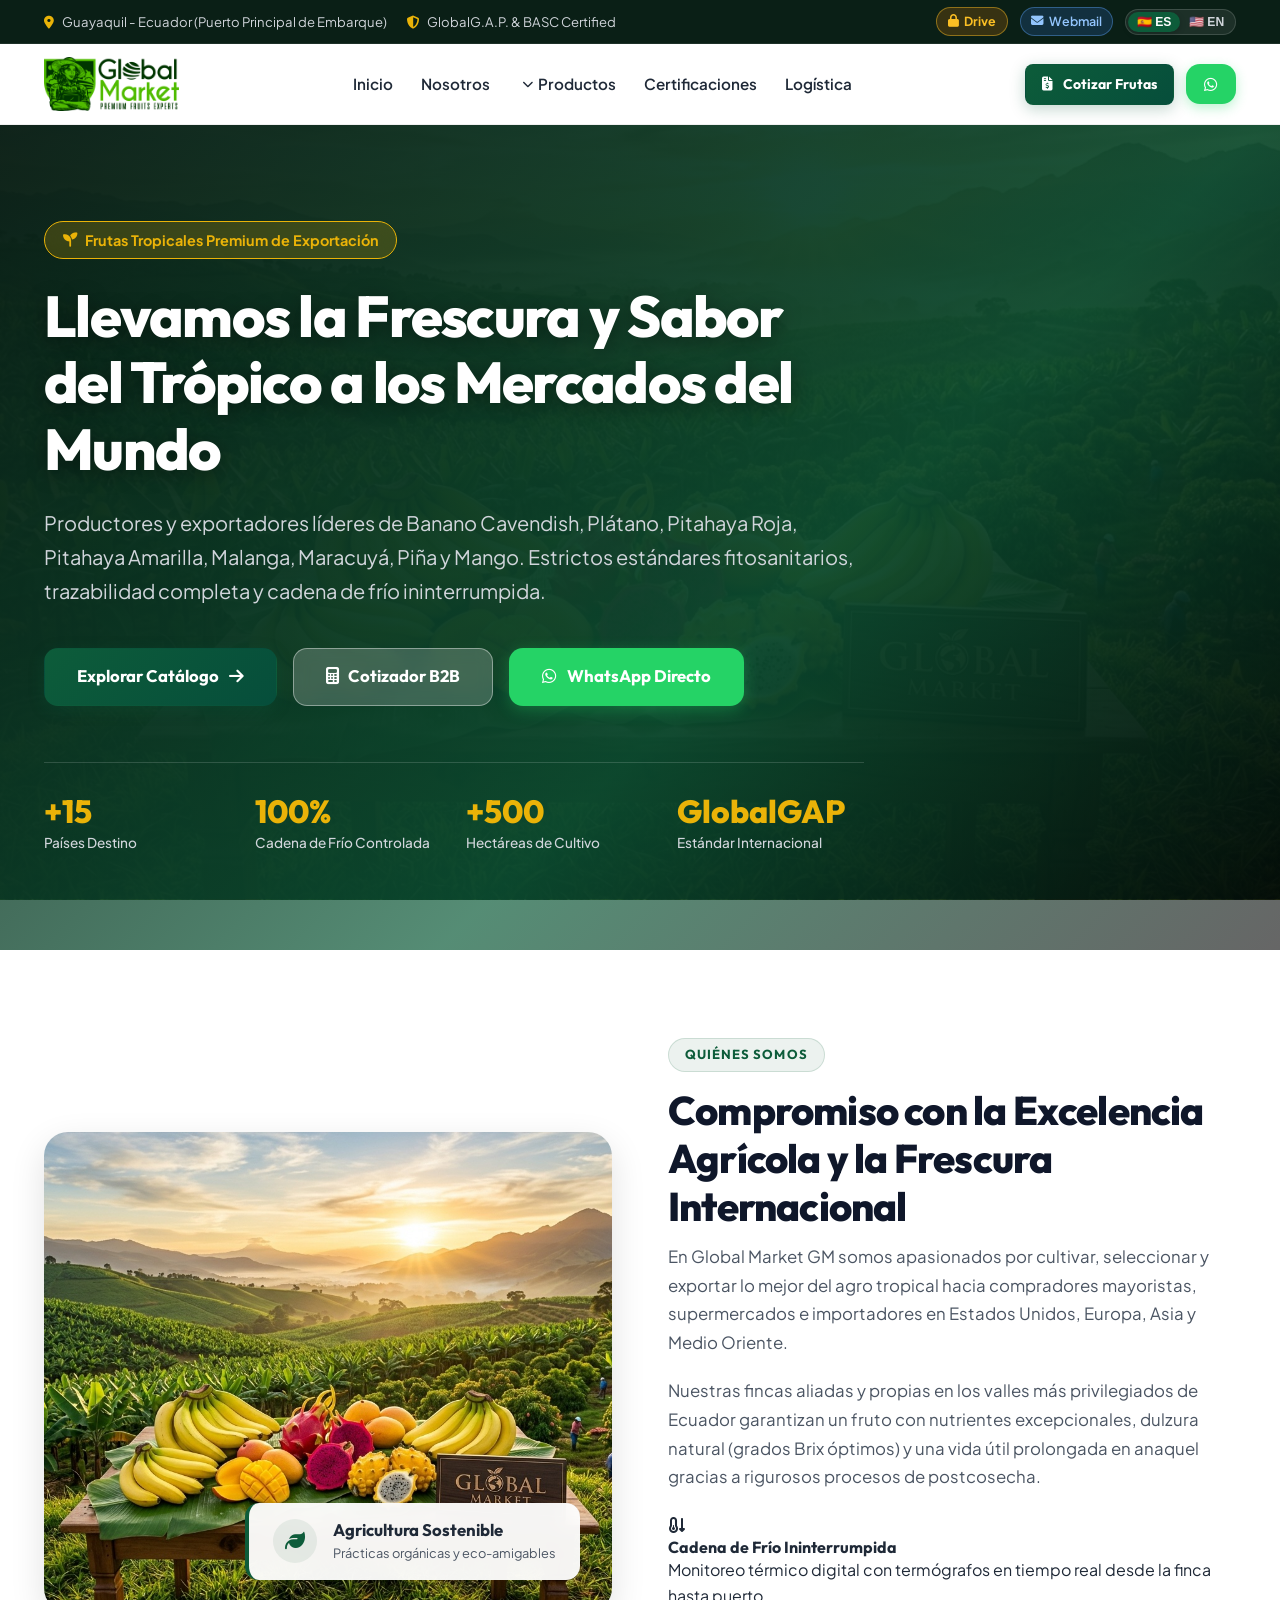
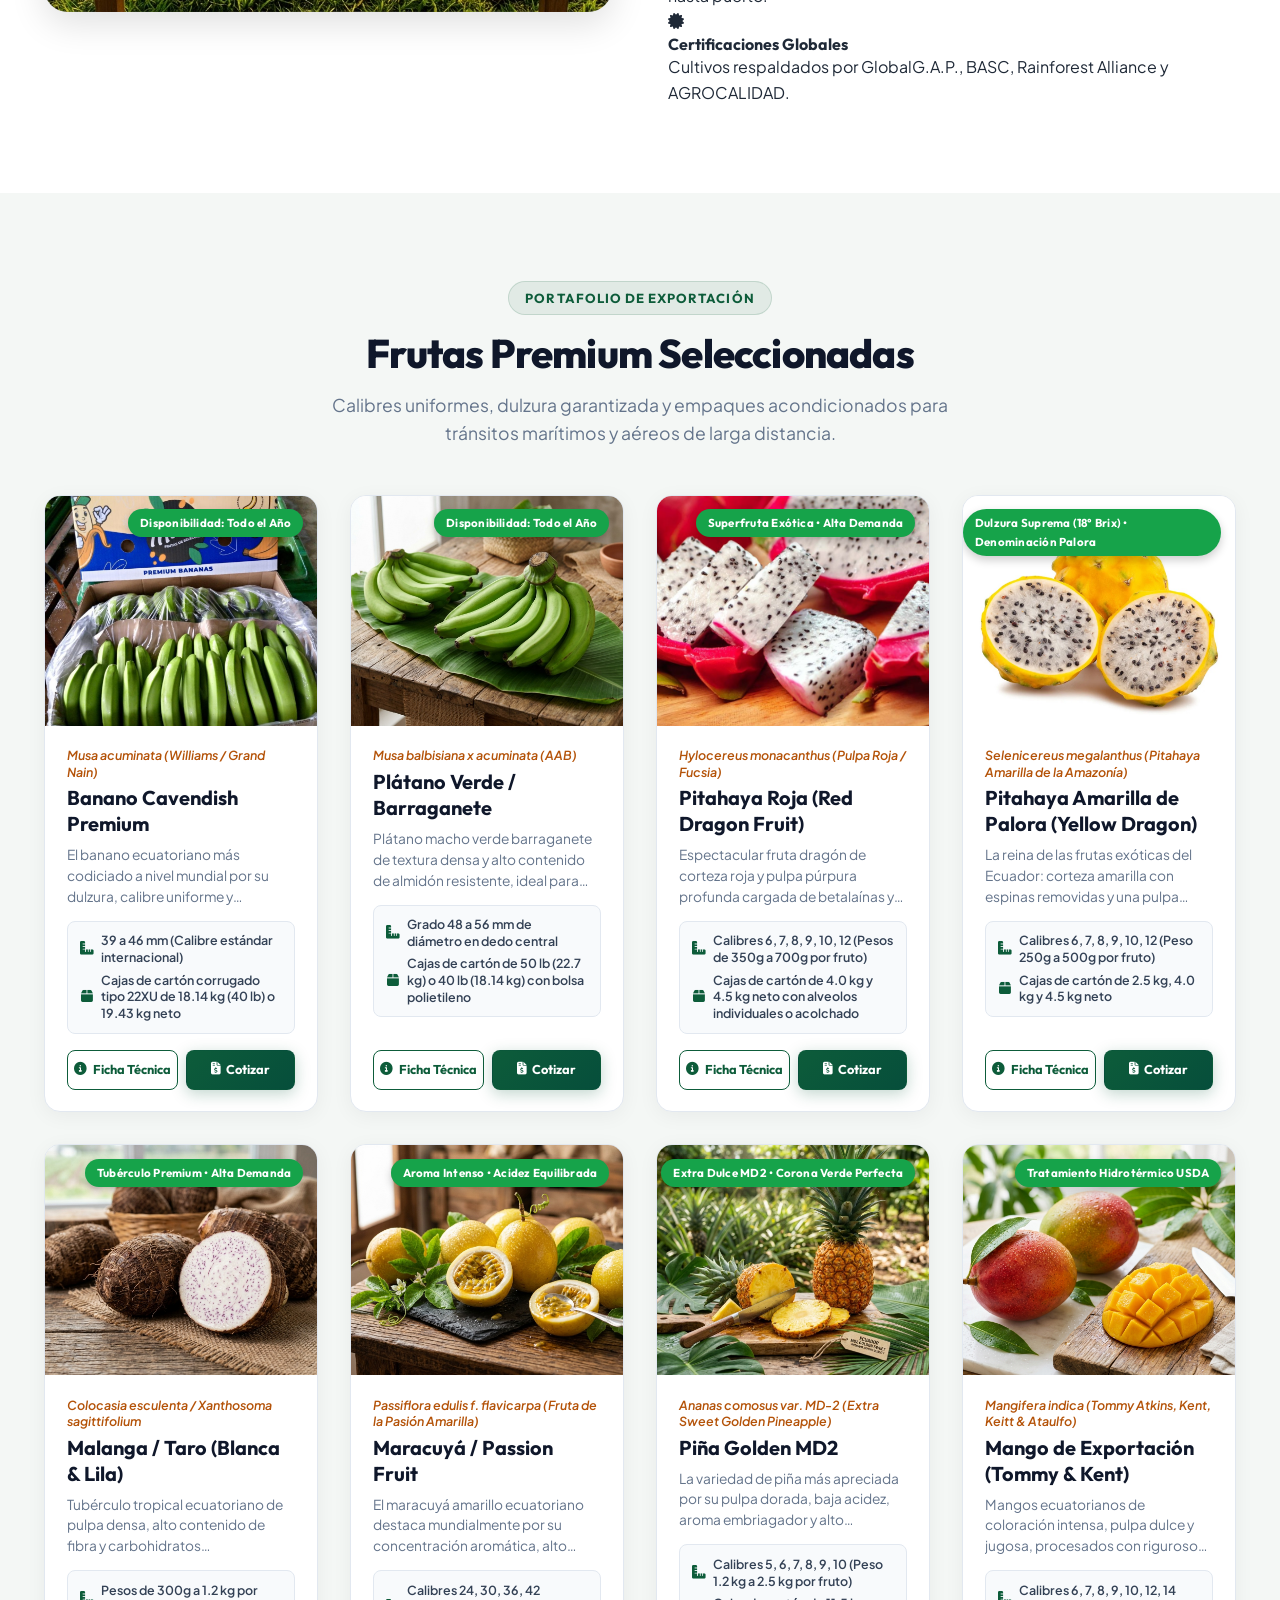
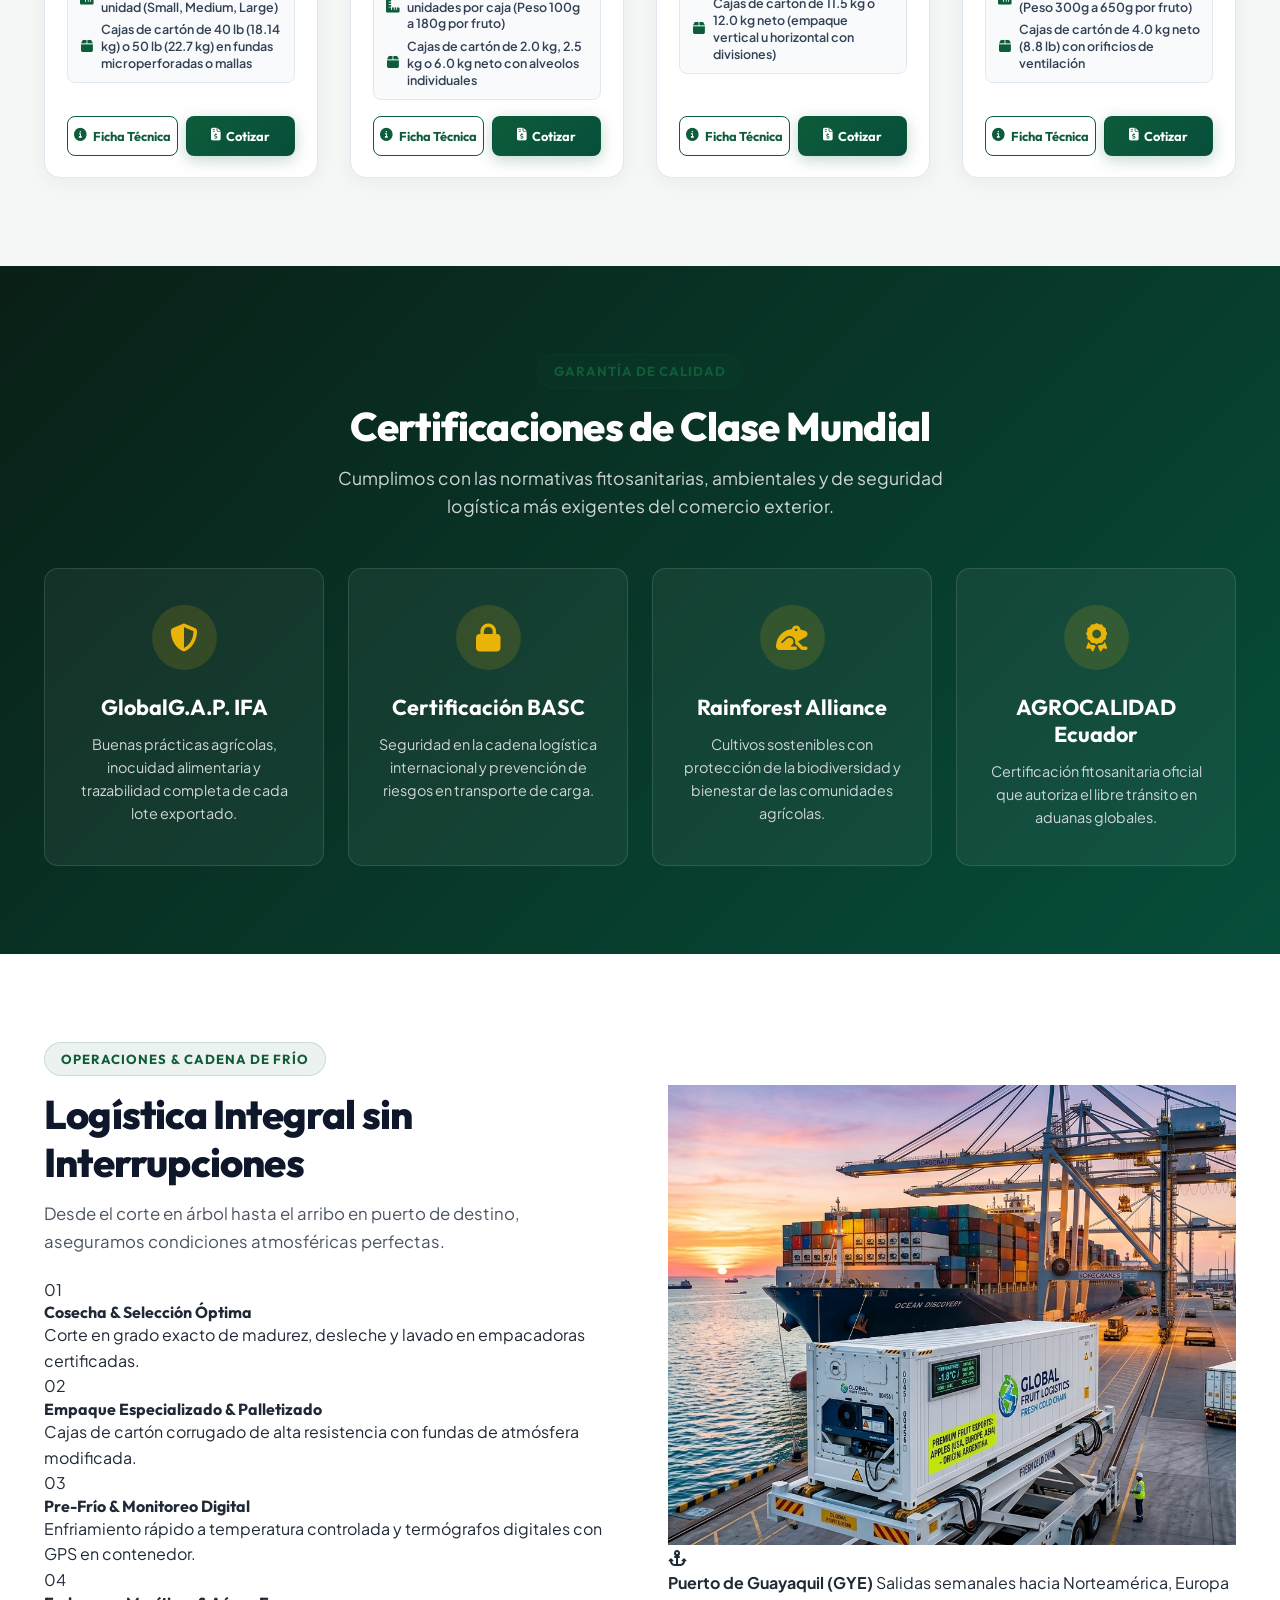
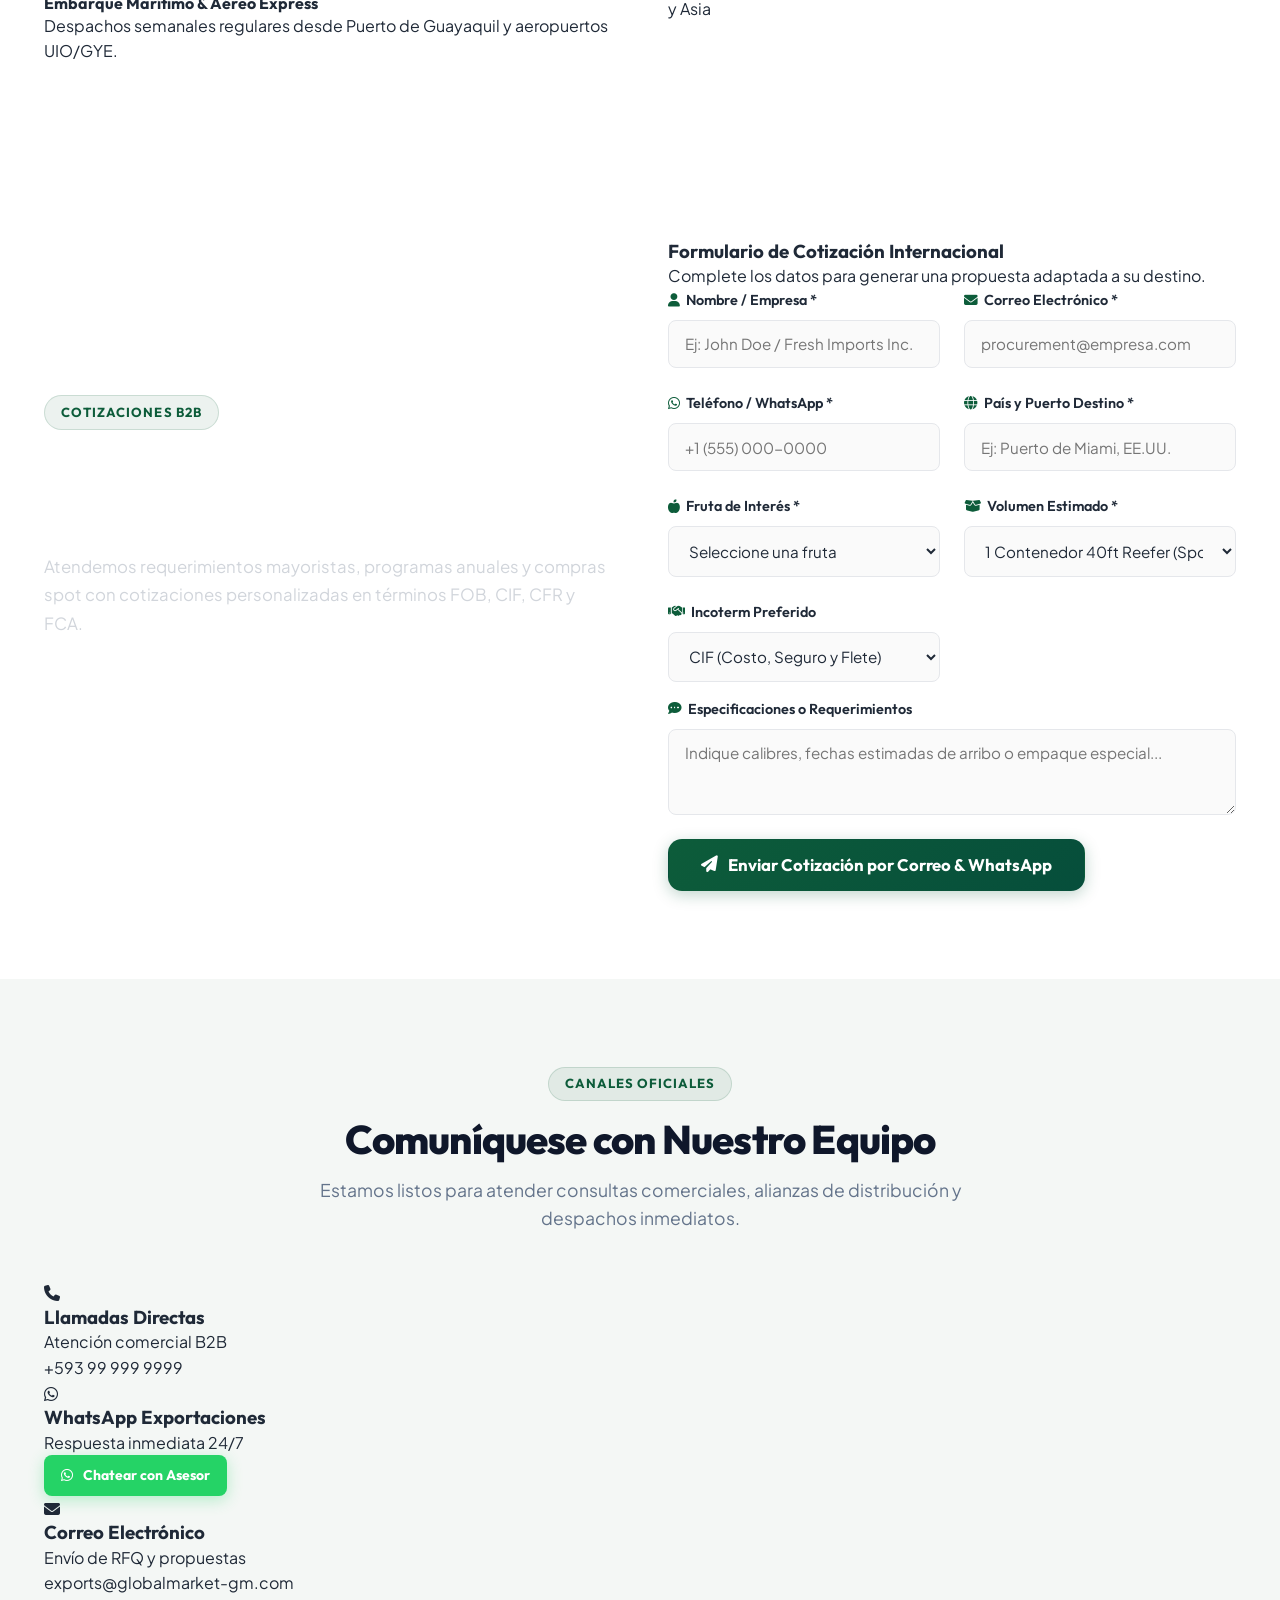
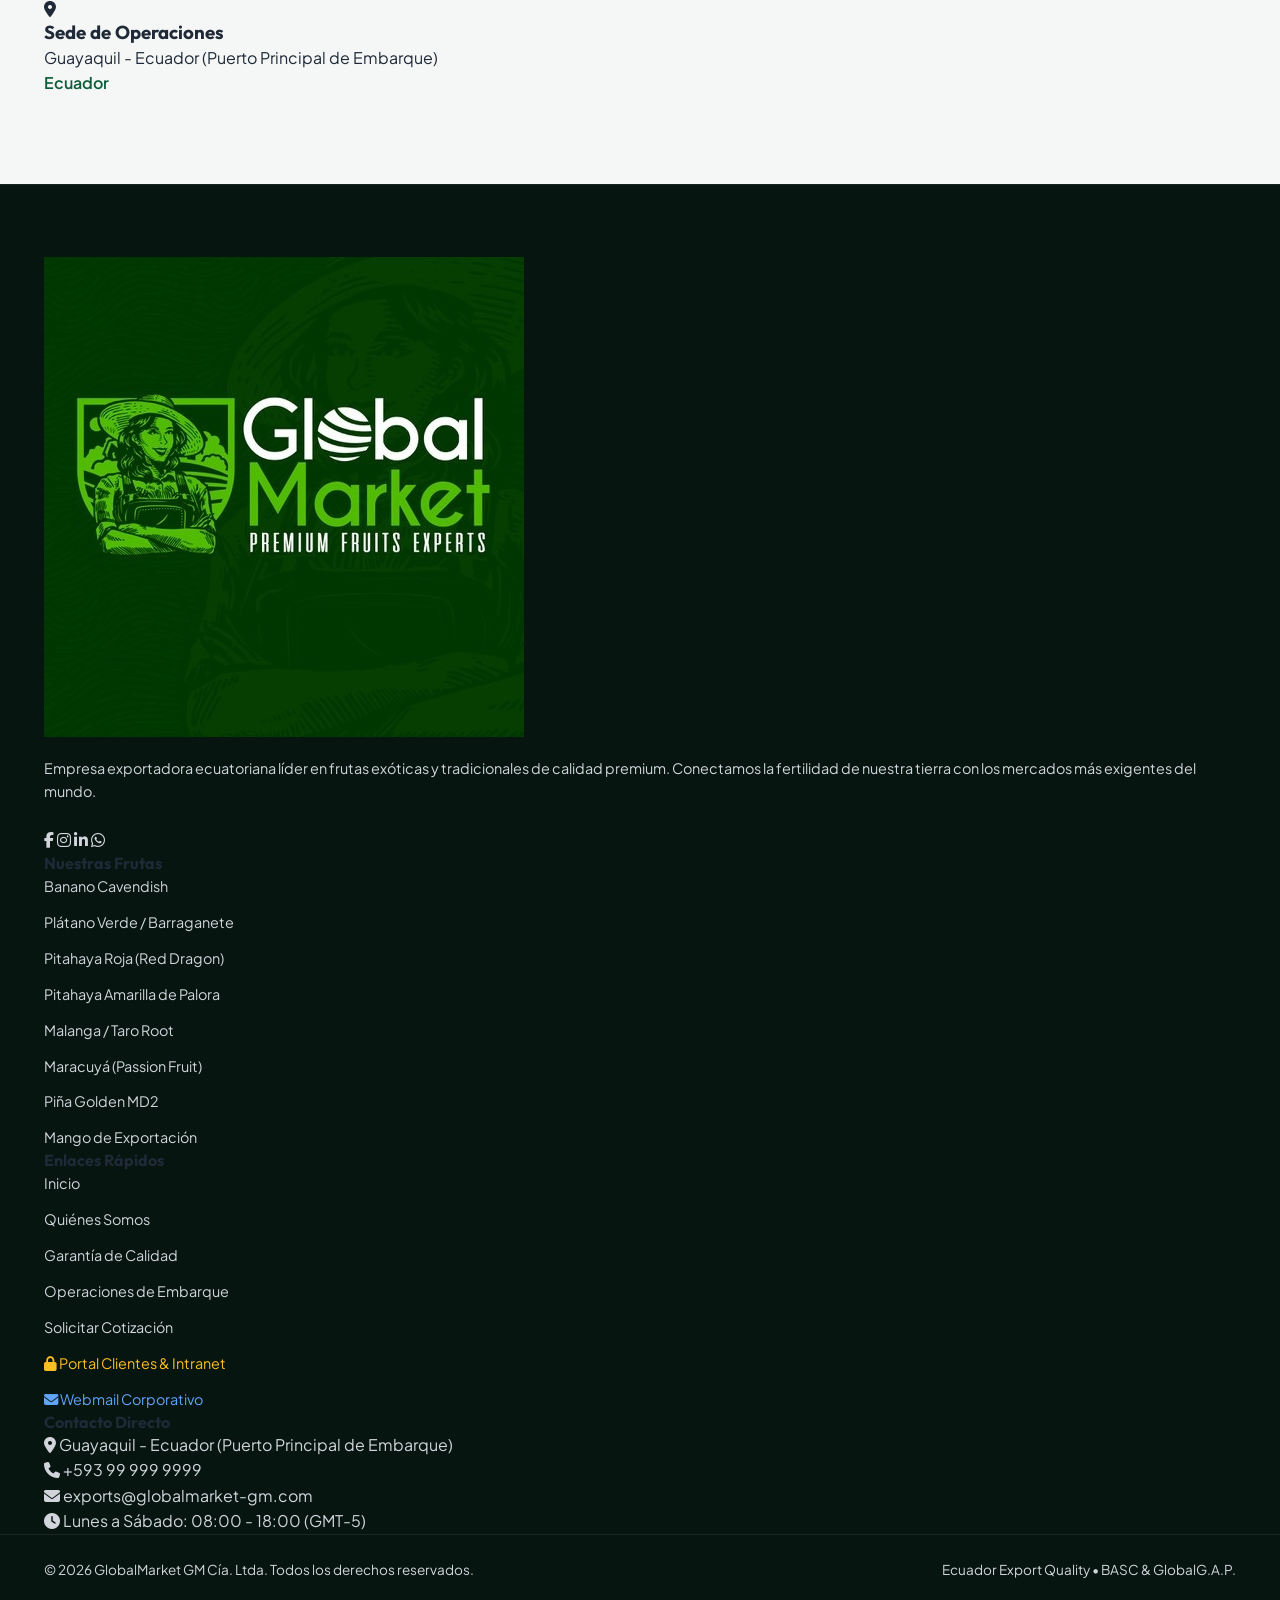
<file: index.html>
<!DOCTYPE html>
<html lang="es" class="scroll-smooth">
<head>
  <meta charset="UTF-8">
  <meta name="viewport" content="width=device-width, initial-scale=1.0">
  <title>GLOBAL MARKET GM | Exportador Global de Frutas Tropicales Frescas</title>
  <meta name="description" content="Global Market GM es exportador líder de frutas tropicales de alta calidad: Banano Cavendish, Plátano, Pitahaya Roja, Pitahaya Amarilla, Malanga, Maracuyá, Piña y Mango de Ecuador al mundo.">
  <meta name="keywords" content="Global Market GM, exportacion de frutas, banano ecuador, pitahaya amarilla palora, red dragon fruit, mango exportacion, fresh fruit exporter ecuador">
  <meta name="author" content="Global Market GM">
  <meta property="og:title" content="GLOBAL MARKET GM | Global Fresh Fruit Exporter">
  <meta property="og:description" content="Frutas tropicales premium de exportación: Banano, Mango, Pitahayas, Piña, Plátano, Malanga y Maracuyá con cadena de frío y certificaciones internacionales.">
  <meta property="og:image" content="assets/images/hero-banner.jpg?v=1788301709">
  <meta property="og:type" content="website">

  <!-- Favicon -->
  <link rel="icon" type="image/png" href="assets/images/favicon.png?v=3">

  <!-- Google Fonts -->
  <link rel="preconnect" href="https://fonts.googleapis.com">
  <link rel="preconnect" href="https://fonts.gstatic.com" crossorigin>
  <link href="https://fonts.googleapis.com/css2?family=Outfit:wght@300;400;500;600;700;800&family=Plus+Jakarta+Sans:wght@400;500;600;700&display=swap" rel="stylesheet">

  <!-- FontAwesome Icons -->
  <link rel="stylesheet" href="https://cdnjs.cloudflare.com/ajax/libs/font-awesome/6.5.1/css/all.min.css">

  <!-- CSS Stylesheet -->
  <link rel="stylesheet" href="styles.css?v=6">
</head>
<body>

  <!-- Top Announcement Bar -->
  <aside class="top-bar" aria-label="Información de contacto rápido">
    <div class="container top-bar-inner">
      <div class="top-bar-left">
        <span><i class="fa-solid fa-location-dot"></i> <span>Guayaquil - Ecuador (Puerto Principal de Embarque)</span></span>
        <span><i class="fa-solid fa-shield-halved"></i> <span>GlobalG.A.P. & BASC Certified</span></span>
      </div>
      <div class="top-bar-right">
        <a href="drive/index.php" class="top-bar-portal-btn" title="Portal Drive Privado & Intranet"><i class="fa-solid fa-lock"></i> <span>Drive</span></a>
        <a href="https://globalmarket-gm.com/webmail" target="_blank" class="top-bar-webmail-btn" title="Webmail de Correos Corporativos"><i class="fa-solid fa-envelope"></i> <span>Webmail</span></a>
        <div class="lang-switch-group">
          <button type="button" class="lang-btn active" data-lang="es">🇪🇸 ES</button>
          <button type="button" class="lang-btn" data-lang="en">🇺🇸 EN</button>
        </div>
      </div>
    </div>
  </aside>

  <!-- Main Navigation Header -->
  <header class="main-header" id="mainHeader">
    <div class="container nav-container">
      <a href="#inicio" class="brand-logo" aria-label="Global Market Inicio">
        <img src="assets/images/logo.png?v=3" alt="Global Market - Premium Fruits Experts" class="brand-img">
      </a>

      <!-- Desktop Navigation -->
      <nav class="nav-menu" id="navMenu">
        <a href="index.html#inicio" class="nav-link" data-i18n="nav_home">Inicio</a>
        <a href="index.html#nosotros" class="nav-link" data-i18n="nav_about">Quiénes Somos</a>
        <div class="nav-dropdown-wrapper">
          <a href="index.html#productos" class="nav-link" data-i18n="nav_products">Productos <i class="fa-solid fa-chevron-down" style="font-size: 0.7rem; margin-left: 0.25rem;"></i></a>
          <div class="nav-dropdown-menu">
            <a href="banano.html" class="dropdown-item">Banano Cavendish</a>
            <a href="platano.html" class="dropdown-item">Plátano Verde / Barraganete</a>
            <a href="pitahaya-roja.html" class="dropdown-item">Pitahaya Roja (Red Dragon)</a>
            <a href="pitahaya-amarilla.html" class="dropdown-item">Pitahaya Amarilla de Palora</a>
            <a href="malanga.html" class="dropdown-item">Malanga / Taro Root</a>
            <a href="maracuya.html" class="dropdown-item">Maracuyá (Passion Fruit)</a>
            <a href="pina.html" class="dropdown-item">Piña Golden MD2</a>
            <a href="mango.html" class="dropdown-item">Mango de Exportación</a>
          </div>
        </div>
        <a href="index.html#certificaciones" class="nav-link" data-i18n="nav_cert">Certificaciones</a>
        <a href="index.html#logistica" class="nav-link" data-i18n="nav_logistics">Logística</a>
      </nav>

      <!-- Header CTAs -->
      <div class="header-actions">
        <a href="#cotizador" class="btn btn-primary btn-sm btn-quote">
          <i class="fa-solid fa-file-invoice-dollar"></i>
          <span>Cotizar Frutas</span>
        </a>
        <a href="https://wa.me/593999999999?text=Hola%20Global%20Market,%20deseo%20solicitar%20información%20y%20cotización%20de%20frutas%20de%20exportación." target="_blank" rel="noopener noreferrer" class="btn btn-whatsapp-header" aria-label="WhatsApp">
          <i class="fa-brands fa-whatsapp"></i>
        </a>
        <button type="button" class="mobile-toggle" id="mobileToggle" aria-label="Abrir menú">
          <i class="fa-solid fa-bars"></i>
        </button>
      </div>
    </div>
  </header>

  <!-- Mobile Drawer Menu -->
  <div class="mobile-drawer" id="mobileDrawer">
    <div class="mobile-drawer-head">
      <img src="assets/images/logo.png?v=3" alt="Global Market Logo" style="height: 44px; width: auto; object-fit: contain;">
      <button type="button" class="mobile-close" id="mobileClose" aria-label="Cerrar menú">
        <i class="fa-solid fa-xmark"></i>
      </button>
    </div>
    <div class="mobile-drawer-links">
      <a href="#inicio" class="mobile-link" data-i18n="nav_home">Inicio</a>
      <a href="#nosotros" class="mobile-link" data-i18n="nav_about">Nosotros</a>
      <a href="#productos" class="mobile-link" data-i18n="nav_products">Productos</a>
      <a href="#certificaciones" class="mobile-link" data-i18n="nav_cert">Certificaciones</a>
      <a href="#logistica" class="mobile-link" data-i18n="nav_logistics">Logística</a>
      <a href="#contacto" class="mobile-link" data-i18n="nav_contact">Contacto</a>
      <div style="border-top: 1px solid rgba(255,255,255,0.1); margin: 0.75rem 0;"></div>
      <a href="drive/index.php" class="mobile-link" style="color: #fbbf24; font-weight: 700;"><i class="fa-solid fa-lock"></i> Drive GlobalMarket</a>
      <a href="https://globalmarket-gm.com/webmail" target="_blank" class="mobile-link" style="color: #60a5fa;"><i class="fa-solid fa-envelope"></i> Webmail Corporativo</a>
      <a href="#cotizador" class="btn btn-primary" style="margin-top: 1rem; justify-content: center;" data-i18n="btn_request_quote">Cotizar Frutas</a>
    </div>
  </div>

  <main>
    <!-- HERO SECTION -->
    <section class="hero-section" id="inicio" style="background-image: linear-gradient(180deg, rgba(6, 21, 15, 0.72) 0%, rgba(6, 21, 15, 0.92) 100%), url('assets/images/hero-banner.jpg?v=1788301709');">
      <div class="hero-bg-overlay"></div>
      <div class="container hero-container">
        <div class="hero-content">
          <div class="hero-badge animate-fade-in">
            <i class="fa-solid fa-seedling"></i>
            <span>Frutas Tropicales Premium de Exportación</span>
          </div>
          <h1 class="hero-title animate-fade-in">
            Llevamos la Frescura y Sabor del Trópico a los Mercados del Mundo
          </h1>
          <p class="hero-subtitle animate-fade-in">
            Productores y exportadores líderes de Banano Cavendish, Plátano, Pitahaya Roja, Pitahaya Amarilla, Malanga, Maracuyá, Piña y Mango. Estrictos estándares fitosanitarios, trazabilidad completa y cadena de frío ininterrumpida.
          </p>
          <div class="hero-buttons animate-fade-in">
            <a href="#productos" class="btn btn-primary btn-lg">
              <span>Explorar Catálogo</span>
              <i class="fa-solid fa-arrow-right"></i>
            </a>
            <a href="#cotizador" class="btn btn-glass btn-lg">
              <i class="fa-solid fa-calculator"></i>
              <span>Cotizador B2B</span>
            </a>
            <a href="https://wa.me/593999999999?text=Hola%20Global%20Market%20GM,%20deseo%20cotizar%20un%20contenedor%20de%20frutas." target="_blank" rel="noopener noreferrer" class="btn btn-whatsapp btn-lg">
              <i class="fa-brands fa-whatsapp"></i>
              <span>WhatsApp Directo</span>
            </a>
          </div>

          <!-- Hero Metrics / Trust Counters -->
          <div class="hero-stats-grid animate-fade-in">
            <div class="stat-card">
              <span class="stat-num">+15</span>
              <span class="stat-lbl">Países Destino</span>
            </div>            <div class="stat-card">
              <span class="stat-num">100%</span>
              <span class="stat-lbl">Cadena de Frío Controlada</span>
            </div>            <div class="stat-card">
              <span class="stat-num">+500</span>
              <span class="stat-lbl">Hectáreas de Cultivo</span>
            </div>            <div class="stat-card">
              <span class="stat-num">GlobalGAP</span>
              <span class="stat-lbl">Estándar Internacional</span>
            </div>          </div>
        </div>
      </div>
    </section>

    <!-- ABOUT SECTION -->
    <section class="section-padding about-section" id="nosotros">
      <div class="container">
        <div class="grid-2-cols align-center">
          <div class="about-visuals">
            <div class="image-wrapper-card">
              <img src="assets/images/hero-banner.jpg?v=1788301709" alt="Plantación y Cosecha Global Market GM" class="about-img-main">
              <div class="about-floating-badge">
                <div class="badge-icon"><i class="fa-solid fa-leaf"></i></div>
                <div>
                  <h4>Agricultura Sostenible</h4>
                  <p>Prácticas orgánicas y eco-amigables</p>
                </div>
              </div>
            </div>
          </div>
          <div class="about-text-content">
            <div class="section-tag">Quiénes Somos</div>
            <h2 class="section-title">Compromiso con la Excelencia Agrícola y la Frescura Internacional</h2>
            <p class="section-desc">
              En Global Market GM somos apasionados por cultivar, seleccionar y exportar lo mejor del agro tropical hacia compradores mayoristas, supermercados e importadores en Estados Unidos, Europa, Asia y Medio Oriente.
            </p>
            <p class="section-desc">
              Nuestras fincas aliadas y propias en los valles más privilegiados de Ecuador garantizan un fruto con nutrientes excepcionales, dulzura natural (grados Brix óptimos) y una vida útil prolongada en anaquel gracias a rigurosos procesos de postcosecha.
            </p>
            <div class="about-pillars">
              <div class="pillar-item">
                <div class="pillar-icon"><i class="fa-solid fa-temperature-arrow-down"></i></div>
                <div>
                  <h4 class="pillar-title">Cadena de Frío Ininterrumpida</h4>
                  <p class="pillar-desc">Monitoreo térmico digital con termógrafos en tiempo real desde la finca hasta puerto.</p>
                </div>
              </div>
              <div class="pillar-item">
                <div class="pillar-icon"><i class="fa-solid fa-certificate"></i></div>
                <div>
                  <h4 class="pillar-title">Certificaciones Globales</h4>
                  <p class="pillar-desc">Cultivos respaldados por GlobalG.A.P., BASC, Rainforest Alliance y AGROCALIDAD.</p>
                </div>
              </div>
            </div>
          </div>
        </div>
      </div>
    </section>

    <!-- PRODUCTS CATALOG SECTION -->
    <section class="section-padding bg-light" id="productos">
      <div class="container">
        <div class="section-header text-center">
          <div class="section-tag">Portafolio de Exportación</div>
          <h2 class="section-title">Frutas Premium Seleccionadas</h2>
          <p class="section-subtitle">
            Calibres uniformes, dulzura garantizada y empaques acondicionados para tránsitos marítimos y aéreos de larga distancia.
          </p>
        </div>

        <!-- Products Grid (8 Frutas) -->
        <div class="products-grid">
        <div class="product-card">
          <div class="product-img-wrapper">
            <img src="assets/images/banano/banano-caja-maite-detalle.jpg?v=1788301709" alt="Banano Cavendish Premium" class="product-img" loading="lazy">
            <span class="product-badge badge-green">Disponibilidad: Todo el Año</span>
          </div>
          <div class="product-content">
            <div class="product-info-top">
              <span class="product-tag">Musa acuminata (Williams / Grand Nain)</span>
              <h3 class="product-title">Banano Cavendish Premium</h3>
              <p class="product-desc">El banano ecuatoriano más codiciado a nivel mundial por su dulzura, calibre uniforme y excelente vida verde en anaquel.</p>
              <div class="product-meta">
                <span><i class="fa-solid fa-ruler-combined"></i> 39 a 46 mm (Calibre estándar internacional)</span>
                <span><i class="fa-solid fa-box"></i> Cajas de cartón corrugado tipo 22XU de 18.14 kg (40 lb) o 19.43 kg neto</span>
              </div>
            </div>
            <div class="product-card-actions">
              <a href="banano.html" class="btn btn-outline-primary btn-sm">
                <i class="fa-solid fa-circle-info"></i> <span data-i18n="btn_specs">Ficha Técnica</span>
              </a>
              <a href="banano.html#cotizador-producto" class="btn btn-primary btn-sm">
                <i class="fa-solid fa-file-invoice-dollar"></i> <span data-i18n="btn_quote_item">Cotizar</span>
              </a>
            </div>
          </div>
        </div>        <div class="product-card">
          <div class="product-img-wrapper">
            <img src="assets/images/platano.jpg?v=1788301709" alt="Plátano Verde / Barraganete" class="product-img" loading="lazy">
            <span class="product-badge badge-green">Disponibilidad: Todo el Año</span>
          </div>
          <div class="product-content">
            <div class="product-info-top">
              <span class="product-tag">Musa balbisiana x acuminata (AAB)</span>
              <h3 class="product-title">Plátano Verde / Barraganete</h3>
              <p class="product-desc">Plátano macho verde barraganete de textura densa y alto contenido de almidón resistente, ideal para consumo en fresco e industria de snacks.</p>
              <div class="product-meta">
                <span><i class="fa-solid fa-ruler-combined"></i> Grado 48 a 56 mm de diámetro en dedo central</span>
                <span><i class="fa-solid fa-box"></i> Cajas de cartón de 50 lb (22.7 kg) o 40 lb (18.14 kg) con bolsa polietileno</span>
              </div>
            </div>
            <div class="product-card-actions">
              <a href="platano.html" class="btn btn-outline-primary btn-sm">
                <i class="fa-solid fa-circle-info"></i> <span data-i18n="btn_specs">Ficha Técnica</span>
              </a>
              <a href="platano.html#cotizador-producto" class="btn btn-primary btn-sm">
                <i class="fa-solid fa-file-invoice-dollar"></i> <span data-i18n="btn_quote_item">Cotizar</span>
              </a>
            </div>
          </div>
        </div>        <div class="product-card">
          <div class="product-img-wrapper">
            <img src="assets/images/pitahaya/pitahaya-cubos-madera.jpg?v=1788301709" alt="Pitahaya Roja (Red Dragon Fruit)" class="product-img" loading="lazy">
            <span class="product-badge badge-green">Superfruta Exótica • Alta Demanda</span>
          </div>
          <div class="product-content">
            <div class="product-info-top">
              <span class="product-tag">Hylocereus monacanthus (Pulpa Roja / Fucsia)</span>
              <h3 class="product-title">Pitahaya Roja (Red Dragon Fruit)</h3>
              <p class="product-desc">Espectacular fruta dragón de corteza roja y pulpa púrpura profunda cargada de betalaínas y antioxidantes de primer nivel.</p>
              <div class="product-meta">
                <span><i class="fa-solid fa-ruler-combined"></i> Calibres 6, 7, 8, 9, 10, 12 (Pesos de 350g a 700g por fruto)</span>
                <span><i class="fa-solid fa-box"></i> Cajas de cartón de 4.0 kg y 4.5 kg neto con alveolos individuales o acolchado</span>
              </div>
            </div>
            <div class="product-card-actions">
              <a href="pitahaya-roja.html" class="btn btn-outline-primary btn-sm">
                <i class="fa-solid fa-circle-info"></i> <span data-i18n="btn_specs">Ficha Técnica</span>
              </a>
              <a href="pitahaya-roja.html#cotizador-producto" class="btn btn-primary btn-sm">
                <i class="fa-solid fa-file-invoice-dollar"></i> <span data-i18n="btn_quote_item">Cotizar</span>
              </a>
            </div>
          </div>
        </div>        <div class="product-card">
          <div class="product-img-wrapper">
            <img src="assets/images/pitahaya-amarilla/pitahaya-amarilla-mitades-corte-hd.jpg?v=1788301709" alt="Pitahaya Amarilla de Palora (Yellow Dragon)" class="product-img" loading="lazy">
            <span class="product-badge badge-green">Dulzura Suprema (18° Brix) • Denominación Palora</span>
          </div>
          <div class="product-content">
            <div class="product-info-top">
              <span class="product-tag">Selenicereus megalanthus (Pitahaya Amarilla de la Amazonía)</span>
              <h3 class="product-title">Pitahaya Amarilla de Palora (Yellow Dragon)</h3>
              <p class="product-desc">La reina de las frutas exóticas del Ecuador: corteza amarilla con espinas removidas y una pulpa dulce crujiente con sabor inigualable.</p>
              <div class="product-meta">
                <span><i class="fa-solid fa-ruler-combined"></i> Calibres 6, 7, 8, 9, 10, 12 (Peso 250g a 500g por fruto)</span>
                <span><i class="fa-solid fa-box"></i> Cajas de cartón de 2.5 kg, 4.0 kg y 4.5 kg neto</span>
              </div>
            </div>
            <div class="product-card-actions">
              <a href="pitahaya-amarilla.html" class="btn btn-outline-primary btn-sm">
                <i class="fa-solid fa-circle-info"></i> <span data-i18n="btn_specs">Ficha Técnica</span>
              </a>
              <a href="pitahaya-amarilla.html#cotizador-producto" class="btn btn-primary btn-sm">
                <i class="fa-solid fa-file-invoice-dollar"></i> <span data-i18n="btn_quote_item">Cotizar</span>
              </a>
            </div>
          </div>
        </div>        <div class="product-card">
          <div class="product-img-wrapper">
            <img src="assets/images/malanga.jpg?v=1788301709" alt="Malanga / Taro (Blanca & Lila)" class="product-img" loading="lazy">
            <span class="product-badge badge-green">Tubérculo Premium • Alta Demanda</span>
          </div>
          <div class="product-content">
            <div class="product-info-top">
              <span class="product-tag">Colocasia esculenta / Xanthosoma sagittifolium</span>
              <h3 class="product-title">Malanga / Taro (Blanca & Lila)</h3>
              <p class="product-desc">Tubérculo tropical ecuatoriano de pulpa densa, alto contenido de fibra y carbohidratos hipoalergénicos.</p>
              <div class="product-meta">
                <span><i class="fa-solid fa-ruler-combined"></i> Pesos de 300g a 1.2 kg por unidad (Small, Medium, Large)</span>
                <span><i class="fa-solid fa-box"></i> Cajas de cartón de 40 lb (18.14 kg) o 50 lb (22.7 kg) en fundas microperforadas o mallas</span>
              </div>
            </div>
            <div class="product-card-actions">
              <a href="malanga.html" class="btn btn-outline-primary btn-sm">
                <i class="fa-solid fa-circle-info"></i> <span data-i18n="btn_specs">Ficha Técnica</span>
              </a>
              <a href="malanga.html#cotizador-producto" class="btn btn-primary btn-sm">
                <i class="fa-solid fa-file-invoice-dollar"></i> <span data-i18n="btn_quote_item">Cotizar</span>
              </a>
            </div>
          </div>
        </div>        <div class="product-card">
          <div class="product-img-wrapper">
            <img src="assets/images/maracuya.jpg?v=1788301709" alt="Maracuyá / Passion Fruit" class="product-img" loading="lazy">
            <span class="product-badge badge-green">Aroma Intenso • Acidez Equilibrada</span>
          </div>
          <div class="product-content">
            <div class="product-info-top">
              <span class="product-tag">Passiflora edulis f. flavicarpa (Fruta de la Pasión Amarilla)</span>
              <h3 class="product-title">Maracuyá / Passion Fruit</h3>
              <p class="product-desc">El maracuyá amarillo ecuatoriano destaca mundialmente por su concentración aromática, alto rendimiento de pulpa y balance cítrico perfecto.</p>
              <div class="product-meta">
                <span><i class="fa-solid fa-ruler-combined"></i> Calibres 24, 30, 36, 42 unidades por caja (Peso 100g a 180g por fruto)</span>
                <span><i class="fa-solid fa-box"></i> Cajas de cartón de 2.0 kg, 2.5 kg o 6.0 kg neto con alveolos individuales</span>
              </div>
            </div>
            <div class="product-card-actions">
              <a href="maracuya.html" class="btn btn-outline-primary btn-sm">
                <i class="fa-solid fa-circle-info"></i> <span data-i18n="btn_specs">Ficha Técnica</span>
              </a>
              <a href="maracuya.html#cotizador-producto" class="btn btn-primary btn-sm">
                <i class="fa-solid fa-file-invoice-dollar"></i> <span data-i18n="btn_quote_item">Cotizar</span>
              </a>
            </div>
          </div>
        </div>        <div class="product-card">
          <div class="product-img-wrapper">
            <img src="assets/images/pina.jpg?v=1788301709" alt="Piña Golden MD2" class="product-img" loading="lazy">
            <span class="product-badge badge-green">Extra Dulce MD2 • Corona Verde Perfecta</span>
          </div>
          <div class="product-content">
            <div class="product-info-top">
              <span class="product-tag">Ananas comosus var. MD-2 (Extra Sweet Golden Pineapple)</span>
              <h3 class="product-title">Piña Golden MD2</h3>
              <p class="product-desc">La variedad de piña más apreciada por su pulpa dorada, baja acidez, aroma embriagador y alto contenido de vitamina C y bromelina.</p>
              <div class="product-meta">
                <span><i class="fa-solid fa-ruler-combined"></i> Calibres 5, 6, 7, 8, 9, 10 (Peso 1.2 kg a 2.5 kg por fruto)</span>
                <span><i class="fa-solid fa-box"></i> Cajas de cartón de 11.5 kg o 12.0 kg neto (empaque vertical u horizontal con divisiones)</span>
              </div>
            </div>
            <div class="product-card-actions">
              <a href="pina.html" class="btn btn-outline-primary btn-sm">
                <i class="fa-solid fa-circle-info"></i> <span data-i18n="btn_specs">Ficha Técnica</span>
              </a>
              <a href="pina.html#cotizador-producto" class="btn btn-primary btn-sm">
                <i class="fa-solid fa-file-invoice-dollar"></i> <span data-i18n="btn_quote_item">Cotizar</span>
              </a>
            </div>
          </div>
        </div>        <div class="product-card">
          <div class="product-img-wrapper">
            <img src="assets/images/mango.jpg?v=1788301709" alt="Mango de Exportación (Tommy & Kent)" class="product-img" loading="lazy">
            <span class="product-badge badge-green">Tratamiento Hidrotérmico USDA</span>
          </div>
          <div class="product-content">
            <div class="product-info-top">
              <span class="product-tag">Mangifera indica (Tommy Atkins, Kent, Keitt & Ataulfo)</span>
              <h3 class="product-title">Mango de Exportación (Tommy & Kent)</h3>
              <p class="product-desc">Mangos ecuatorianos de coloración intensa, pulpa dulce y jugosa, procesados con riguroso tratamiento hidrotérmico para mercados de exportación.</p>
              <div class="product-meta">
                <span><i class="fa-solid fa-ruler-combined"></i> Calibres 6, 7, 8, 9, 10, 12, 14 (Peso 300g a 650g por fruto)</span>
                <span><i class="fa-solid fa-box"></i> Cajas de cartón de 4.0 kg neto (8.8 lb) con orificios de ventilación</span>
              </div>
            </div>
            <div class="product-card-actions">
              <a href="mango.html" class="btn btn-outline-primary btn-sm">
                <i class="fa-solid fa-circle-info"></i> <span data-i18n="btn_specs">Ficha Técnica</span>
              </a>
              <a href="mango.html#cotizador-producto" class="btn btn-primary btn-sm">
                <i class="fa-solid fa-file-invoice-dollar"></i> <span data-i18n="btn_quote_item">Cotizar</span>
              </a>
            </div>
          </div>
        </div>        </div>
      </div>
    </section>

    <!-- CERTIFICATIONS SECTION -->
    <section class="section-padding cert-section" id="certificaciones">
      <div class="container">
        <div class="section-header text-center">
          <div class="section-tag">Garantía de Calidad</div>
          <h2 class="section-title text-white">Certificaciones de Clase Mundial</h2>
          <p class="section-subtitle text-white-muted">
            Cumplimos con las normativas fitosanitarias, ambientales y de seguridad logística más exigentes del comercio exterior.
          </p>
        </div>

        <div class="cert-grid">
          <div class="cert-card">
            <div class="cert-icon"><i class="fa-solid fa-shield-halved"></i></div>
            <h3 class="cert-title">GlobalG.A.P. IFA</h3>
            <p class="cert-desc">Buenas prácticas agrícolas, inocuidad alimentaria y trazabilidad completa de cada lote exportado.</p>
          </div>          <div class="cert-card">
            <div class="cert-icon"><i class="fa-solid fa-lock"></i></div>
            <h3 class="cert-title">Certificación BASC</h3>
            <p class="cert-desc">Seguridad en la cadena logística internacional y prevención de riesgos en transporte de carga.</p>
          </div>          <div class="cert-card">
            <div class="cert-icon"><i class="fa-solid fa-frog"></i></div>
            <h3 class="cert-title">Rainforest Alliance</h3>
            <p class="cert-desc">Cultivos sostenibles con protección de la biodiversidad y bienestar de las comunidades agrícolas.</p>
          </div>          <div class="cert-card">
            <div class="cert-icon"><i class="fa-solid fa-award"></i></div>
            <h3 class="cert-title">AGROCALIDAD Ecuador</h3>
            <p class="cert-desc">Certificación fitosanitaria oficial que autoriza el libre tránsito en aduanas globales.</p>
          </div>        </div>
      </div>
    </section>

    <!-- LOGISTICS SECTION -->
    <section class="section-padding logistics-section" id="logistica">
      <div class="container">
        <div class="grid-2-cols align-center">
          <div class="logistics-content">
            <div class="section-tag">Operaciones & Cadena de Frío</div>
            <h2 class="section-title">Logística Integral sin Interrupciones</h2>
            <p class="section-desc">
              Desde el corte en árbol hasta el arribo en puerto de destino, aseguramos condiciones atmosféricas perfectas.
            </p>
            <div class="logistics-steps">
            <div class="logistics-step">
              <span class="step-num">01</span>
              <div>
                <h4 class="step-title">Cosecha & Selección Óptima</h4>
                <p class="step-desc">Corte en grado exacto de madurez, desleche y lavado en empacadoras certificadas.</p>
              </div>
            </div>            <div class="logistics-step">
              <span class="step-num">02</span>
              <div>
                <h4 class="step-title">Empaque Especializado & Palletizado</h4>
                <p class="step-desc">Cajas de cartón corrugado de alta resistencia con fundas de atmósfera modificada.</p>
              </div>
            </div>            <div class="logistics-step">
              <span class="step-num">03</span>
              <div>
                <h4 class="step-title">Pre-Frío & Monitoreo Digital</h4>
                <p class="step-desc">Enfriamiento rápido a temperatura controlada y termógrafos digitales con GPS en contenedor.</p>
              </div>
            </div>            <div class="logistics-step">
              <span class="step-num">04</span>
              <div>
                <h4 class="step-title">Embarque Marítimo & Aéreo Express</h4>
                <p class="step-desc">Despachos semanales regulares desde Puerto de Guayaquil y aeropuertos UIO/GYE.</p>
              </div>
            </div>            </div>
          </div>
          <div class="logistics-visual">
            <div class="logistics-card-img">
              <img src="assets/images/logistica.jpg?v=1788301709" alt="Logística y Embarque Internacional Global Market GM" class="logistics-img">
              <div class="logistics-floating-card">
                <i class="fa-solid fa-anchor"></i>
                <div>
                  <strong>Puerto de Guayaquil (GYE)</strong>
                  <span>Salidas semanales hacia Norteamérica, Europa y Asia</span>
                </div>
              </div>
            </div>
          </div>
        </div>
      </div>
    </section>

    <!-- QUOTATION & CONTACT SECTION -->
    <section class="section-padding quote-section" id="cotizador">
      <div class="container">
        <div class="grid-2-cols align-center">
          <div class="quote-intro text-white">
            <div class="section-tag text-gold">Cotizaciones B2B</div>
            <h2 class="section-title text-white">Solicite su Cotización de Frutas Frescas de Exportación</h2>
            <p class="section-desc text-white-muted">
              Atendemos requerimientos mayoristas, programas anuales y compras spot con cotizaciones personalizadas en términos FOB, CIF, CFR y FCA.
            </p>
            <div class="contact-quick-list">
              <div class="contact-quick-item">
                <i class="fa-solid fa-clock-rotate-left"></i>
                <span>Respuesta en menos de 24 horas hábiles</span>
              </div>
              <div class="contact-quick-item">
                <i class="fa-solid fa-file-shield"></i>
                <span>Documentación de exportación completa y fitosanitarios</span>
              </div>
              <div class="contact-quick-item">
                <i class="fa-solid fa-truck-ramp-box"></i>
                <span>Inspección de calidad previa al cierre de contenedor</span>
              </div>
            </div>
          </div>

          <div class="quote-form-card">
            <div class="form-header">
              <h3>Formulario de Cotización Internacional</h3>
              <p>Complete los datos para generar una propuesta adaptada a su destino.</p>
            </div>
            <form class="quote-form" id="quoteForm">
              <div class="form-grid">
                <div class="form-group">
                  <label for="clientName" class="form-label"><i class="fa-solid fa-user"></i> Nombre / Empresa *</label>
                  <input type="text" id="clientName" name="clientName" class="form-input" placeholder="Ej: John Doe / Fresh Imports Inc." required>
                </div>
                <div class="form-group">
                  <label for="clientEmail" class="form-label"><i class="fa-solid fa-envelope"></i> Correo Electrónico *</label>
                  <input type="email" id="clientEmail" name="clientEmail" class="form-input" placeholder="procurement@empresa.com" required>
                </div>
                <div class="form-group">
                  <label for="clientPhone" class="form-label"><i class="fa-brands fa-whatsapp"></i> Teléfono / WhatsApp *</label>
                  <input type="tel" id="clientPhone" name="clientPhone" class="form-input" placeholder="+1 (555) 000-0000" required>
                </div>
                <div class="form-group">
                  <label for="destinationCountry" class="form-label"><i class="fa-solid fa-globe"></i> País y Puerto Destino *</label>
                  <input type="text" id="destinationCountry" name="destinationCountry" class="form-input" placeholder="Ej: Puerto de Miami, EE.UU." required>
                </div>
                <div class="form-group">
                  <label for="quoteProduct" class="form-label"><i class="fa-solid fa-apple-whole"></i> Fruta de Interés *</label>
                  <select id="quoteProduct" name="quoteProduct" class="form-select" required>
                    <option value="" disabled selected>Seleccione una fruta</option>
                    <option value="banano">Banano Cavendish Premium</option>
                    <option value="platano">Plátano Verde / Barraganete</option>
                    <option value="pitahaya_roja">Pitahaya Roja (Red Dragon)</option>
                    <option value="pitahaya_amarilla">Pitahaya Amarilla de Palora</option>
                    <option value="malanga">Malanga / Taro Root</option>
                    <option value="maracuya">Maracuyá (Passion Fruit)</option>
                    <option value="pina">Piña Golden MD2</option>
                    <option value="mango">Mango de Exportación</option>
                  </select>
                </div>
                <div class="form-group">
                  <label for="shippingVolume" class="form-label"><i class="fa-solid fa-box-open"></i> Volumen Estimado *</label>
                  <select id="shippingVolume" name="shippingVolume" class="form-select" required>
                    <option value="1 Contenedor 40ft (Spot)">1 Contenedor 40ft Reefer (Spot)</option>
                    <option value="2 a 4 Contenedores / Mes">2 a 4 Contenedores / Mes</option>
                    <option value="+5 Contenedores / Mes">+5 Contenedores / Mes (Programa)</option>
                    <option value="Carga Aérea (Pallets)">Carga Aérea (Pallets)</option>
                  </select>
                </div>
                <div class="form-group">
                  <label for="incoterm" class="form-label"><i class="fa-solid fa-handshake"></i> Incoterm Preferido</label>
                  <select id="incoterm" name="incoterm" class="form-select">
                    <option value="FOB">FOB (Guayaquil, Ecuador)</option>
                    <option value="CIF" selected>CIF (Costo, Seguro y Flete)</option>
                    <option value="CFR">CFR (Costo y Flete)</option>
                    <option value="FCA">FCA (Carga Aérea)</option>
                  </select>
                </div>
              </div>
              <div class="form-group" style="margin-top: 1rem;">
                <label for="clientMessage" class="form-label"><i class="fa-solid fa-comment-dots"></i> Especificaciones o Requerimientos</label>
                <textarea id="clientMessage" name="clientMessage" rows="3" class="form-textarea" placeholder="Indique calibres, fechas estimadas de arribo o empaque especial..."></textarea>
              </div>
              <div class="form-actions-group" style="margin-top: 1.5rem;">
                <button type="submit" class="btn btn-primary btn-lg btn-block" id="btnSubmitQuote">
                  <i class="fa-solid fa-paper-plane"></i>
                  <span>Enviar Cotización por Correo & WhatsApp</span>
                </button>
              </div>
              <div class="quote-alert" id="quoteAlert" style="display: none;">
                <i class="fa-solid fa-circle-check"></i>
                <span>¡Gracias! Su cotización ha sido recibida y redirigida a nuestro equipo comercial.</span>
              </div>
            </form>
          </div>
        </div>
      </div>
    </section>

    <!-- CONTACT SECTION -->
    <section class="section-padding bg-light" id="contacto">
      <div class="container">
        <div class="section-header text-center">
          <div class="section-tag">Canales Oficiales</div>
          <h2 class="section-title">Comuníquese con Nuestro Equipo</h2>
          <p class="section-subtitle">
            Estamos listos para atender consultas comerciales, alianzas de distribución y despachos inmediatos.
          </p>
        </div>

        <div class="contact-cards-grid">
          <div class="contact-card">
            <div class="contact-icon"><i class="fa-solid fa-phone"></i></div>
            <h3 class="contact-card-title">Llamadas Directas</h3>
            <p class="contact-card-desc">Atención comercial B2B</p>
            <a href="tel:+593 99 999 9999" class="contact-link">+593 99 999 9999</a>
          </div>
          <div class="contact-card highlight-card">
            <div class="contact-icon"><i class="fa-brands fa-whatsapp"></i></div>
            <h3 class="contact-card-title">WhatsApp Exportaciones</h3>
            <p class="contact-card-desc">Respuesta inmediata 24/7</p>
            <a href="https://wa.me/593999999999" target="_blank" rel="noopener noreferrer" class="btn btn-whatsapp btn-sm">
              <i class="fa-brands fa-whatsapp"></i> Chatear con Asesor
            </a>
          </div>
          <div class="contact-card">
            <div class="contact-icon"><i class="fa-solid fa-envelope"></i></div>
            <h3 class="contact-card-title">Correo Electrónico</h3>
            <p class="contact-card-desc">Envío de RFQ y propuestas</p>
            <a href="mailto:exports@globalmarket-gm.com" class="contact-link">exports@globalmarket-gm.com</a>
          </div>
          <div class="contact-card">
            <div class="contact-icon"><i class="fa-solid fa-location-dot"></i></div>
            <h3 class="contact-card-title">Sede de Operaciones</h3>
            <p class="contact-card-desc">Guayaquil - Ecuador (Puerto Principal de Embarque)</p>
            <span class="contact-link" style="color: var(--primary); font-weight: 600;">Ecuador</span>
          </div>
        </div>
      </div>
    </section>
  </main>

  <!-- FOOTER -->
  <footer class="main-footer">
    <div class="container footer-grid">
      <div class="footer-col">
        <img src="assets/images/logo-dark.jpg?v=3" alt="Global Market GM" class="footer-logo">
        <p class="footer-desc">
          Empresa exportadora ecuatoriana líder en frutas exóticas y tradicionales de calidad premium. Conectamos la fertilidad de nuestra tierra con los mercados más exigentes del mundo.
        </p>
        <div class="footer-social">
          <a href="#" aria-label="Facebook"><i class="fa-brands fa-facebook-f"></i></a>
          <a href="#" aria-label="Instagram"><i class="fa-brands fa-instagram"></i></a>
          <a href="#" aria-label="LinkedIn"><i class="fa-brands fa-linkedin-in"></i></a>
          <a href="https://wa.me/593999999999" aria-label="WhatsApp"><i class="fa-brands fa-whatsapp"></i></a>
        </div>
      </div>

      <div class="footer-col">
        <h4 class="footer-title">Nuestras Frutas</h4>
        <ul class="footer-links">
          <li><a href="banano.html">Banano Cavendish</a></li>
          <li><a href="platano.html">Plátano Verde / Barraganete</a></li>
          <li><a href="pitahaya-roja.html">Pitahaya Roja (Red Dragon)</a></li>
          <li><a href="pitahaya-amarilla.html">Pitahaya Amarilla de Palora</a></li>
          <li><a href="malanga.html">Malanga / Taro Root</a></li>
          <li><a href="maracuya.html">Maracuyá (Passion Fruit)</a></li>
          <li><a href="pina.html">Piña Golden MD2</a></li>
          <li><a href="mango.html">Mango de Exportación</a></li>
        </ul>
      </div>

      <div class="footer-col">
        <h4 class="footer-title">Enlaces Rápidos</h4>
        <ul class="footer-links">
          <li><a href="#inicio">Inicio</a></li>
          <li><a href="#nosotros">Quiénes Somos</a></li>
          <li><a href="#certificaciones">Garantía de Calidad</a></li>
          <li><a href="#logistica">Operaciones de Embarque</a></li>
          <li><a href="#cotizador">Solicitar Cotización</a></li>
          <li><a href="drive/index.php" style="color: #fbbf24;"><i class="fa-solid fa-lock"></i> Portal Clientes & Intranet</a></li>
          <li><a href="https://globalmarket-gm.com/webmail" target="_blank" style="color: #60a5fa;"><i class="fa-solid fa-envelope"></i> Webmail Corporativo</a></li>
        </ul>
      </div>

      <div class="footer-col">
        <h4 class="footer-title">Contacto Directo</h4>
        <div class="footer-contact-item">
          <i class="fa-solid fa-location-dot"></i>
          <span>Guayaquil - Ecuador (Puerto Principal de Embarque)</span>
        </div>
        <div class="footer-contact-item">
          <i class="fa-solid fa-phone"></i>
          <span>+593 99 999 9999</span>
        </div>
        <div class="footer-contact-item">
          <i class="fa-solid fa-envelope"></i>
          <span>exports@globalmarket-gm.com</span>
        </div>
        <div class="footer-contact-item">
          <i class="fa-solid fa-clock"></i>
          <span>Lunes a Sábado: 08:00 - 18:00 (GMT-5)</span>
        </div>
      </div>
    </div>

    <div class="footer-bottom">
      <div class="container footer-bottom-inner">
        <p>© 2026 GlobalMarket GM Cía. Ltda. Todos los derechos reservados.</p>
        <div class="footer-legal">
          <span>Ecuador Export Quality</span>
          <span>•</span>
          <span>BASC & GlobalG.A.P.</span>
        </div>
      </div>
    </div>
  </footer>

  <!-- FLOATING WHATSAPP BUTTON -->
  <a href="https://wa.me/593999999999?text=Hola%20Global%20Market%20GM,%20deseo%20información%20sobre%20frutas%20de%20exportación." class="floating-whatsapp" target="_blank" rel="noopener noreferrer" aria-label="Contactar por WhatsApp">
    <i class="fa-brands fa-whatsapp"></i>
    <span class="whatsapp-tooltip">¿Deseas cotizar frutas de exportación? Chatea con nosotros</span>
  </a>

  <!-- SCRIPTS -->
  <script src="app.js?v=6"></script>
</body>
</html>
</file>
<file: styles.css>
/* ==========================================================================
   JUMOFRESH - MODERN TROPICAL FRUIT EXPORTER DESIGN SYSTEM
   ========================================================================== */

:root {
  --primary: #0D5C3A;
  --primary-light: #16A34A;
  --primary-dark: #064E3B;
  --primary-soft: rgba(13, 92, 58, 0.08);
  
  --accent-gold: #EAB308;
  --accent-amber: #F59E0B;
  --accent-rose: #E11D48;
  --accent-lime: #84CC16;
  
  --bg-dark: #0A1F16;
  --bg-dark-card: #102C20;
  --bg-light: #F4F7F5;
  --bg-white: #FFFFFF;
  
  --text-main: #1F2937;
  --text-muted: #4B5563;
  --text-light: #9CA3AF;
  --text-white: #FFFFFF;
  --text-white-muted: #D1D5DB;

  --border-light: #E5E7EB;
  --border-glass: rgba(255, 255, 255, 0.2);
  
  --shadow-sm: 0 2px 4px rgba(0,0,0,0.04);
  --shadow-md: 0 4px 20px rgba(0,0,0,0.08);
  --shadow-lg: 0 12px 35px rgba(0,0,0,0.12);
  --shadow-glow: 0 0 25px rgba(22, 163, 74, 0.35);

  --radius-sm: 8px;
  --radius-md: 14px;
  --radius-lg: 24px;
  --radius-full: 9999px;

  --transition: all 0.3s cubic-bezier(0.4, 0, 0.2, 1);
  --container-max: 1240px;
}

/* Reset & Global */
*, *::before, *::after {
  box-sizing: border-box;
  margin: 0;
  padding: 0;
}

html {
  scroll-behavior: smooth;
  font-size: 16px;
}

body {
  font-family: 'Plus Jakarta Sans', -apple-system, BlinkMacSystemFont, sans-serif;
  color: var(--text-main);
  background-color: var(--bg-white);
  line-height: 1.6;
  overflow-x: hidden;
}

h1, h2, h3, h4, h5, h6 {
  font-family: 'Outfit', sans-serif;
  font-weight: 700;
  line-height: 1.25;
  color: var(--text-main);
}

a {
  text-decoration: none;
  color: inherit;
  transition: var(--transition);
}

img {
  max-width: 100%;
  height: auto;
  display: block;
}

.container {
  width: 100%;
  max-width: var(--container-max);
  margin-left: auto;
  margin-right: auto;
  padding-left: 1.5rem;
  padding-right: 1.5rem;
}

.section-padding {
  padding-top: 5.5rem;
  padding-bottom: 5.5rem;
}

.bg-light {
  background-color: var(--bg-light);
}

.text-center {
  text-align: center;
}

.text-white {
  color: var(--text-white) !important;
}

.text-white-muted {
  color: var(--text-white-muted) !important;
}

.text-accent {
  color: var(--accent-gold);
}

/* Grids & Layouts */
.grid-2-cols {
  display: grid;
  grid-template-columns: 1fr 1fr;
  gap: 3.5rem;
}

.align-center {
  align-items: center;
}

/* Section Headers */
.section-padding {
  padding: 5.5rem 0;
}

.section-header {
  max-width: 760px;
  margin: 0 auto 3rem auto;
  text-align: center;
}

.section-tag {
  display: inline-block;
  font-family: 'Outfit', sans-serif;
  font-weight: 700;
  font-size: 0.82rem;
  text-transform: uppercase;
  letter-spacing: 0.08em;
  color: var(--primary);
  background-color: var(--primary-soft);
  padding: 0.35rem 1rem;
  border-radius: 99px;
  margin-bottom: 0.85rem;
  border: 1px solid rgba(13, 92, 58, 0.15);
}

.section-title {
  font-family: 'Outfit', sans-serif;
  font-size: 2.5rem;
  font-weight: 800;
  color: #0f172a;
  letter-spacing: -0.02em;
  line-height: 1.2;
  margin-bottom: 0.85rem;
}

.section-subtitle {
  font-size: 1.1rem;
  color: #64748b;
  font-weight: 400;
  line-height: 1.6;
  max-width: 680px;
  margin: 0 auto;
}

.section-desc {
  font-size: 1.05rem;
  color: var(--text-muted);
  margin-bottom: 1.25rem;
  line-height: 1.7;
}

/* ==========================================================================
   TOP ANNOUNCEMENT BAR
   ========================================================================== */
.top-bar {
  background-color: var(--bg-dark);
  color: var(--text-white-muted);
  font-size: 0.82rem;
  padding: 0.45rem 0;
  border-bottom: 1px solid rgba(255, 255, 255, 0.08);
}

.top-bar-inner {
  display: flex;
  justify-content: space-between;
  align-items: center;
  gap: 1rem;
}

.top-bar-left {
  display: flex;
  gap: 1.25rem;
  align-items: center;
  white-space: nowrap;
}

.top-bar-left i {
  color: var(--accent-gold);
  margin-right: 0.35rem;
}

.top-bar-right {
  display: flex;
  align-items: center;
  gap: 0.75rem;
  white-space: nowrap;
}

.top-bar-portal-btn {
  display: inline-flex;
  align-items: center;
  gap: 0.35rem;
  background: rgba(217, 119, 6, 0.22);
  border: 1px solid rgba(251, 191, 36, 0.45);
  color: #fbbf24 !important;
  font-size: 0.78rem;
  font-weight: 700;
  padding: 0.22rem 0.65rem;
  border-radius: 99px;
  text-decoration: none;
  transition: all 0.2s ease;
}

.top-bar-portal-btn:hover {
  background: rgba(217, 119, 6, 0.4);
  border-color: #fbbf24;
  transform: translateY(-1px);
}

.top-bar-webmail-btn {
  display: inline-flex;
  align-items: center;
  gap: 0.35rem;
  background: rgba(59, 130, 246, 0.18);
  border: 1px solid rgba(96, 165, 250, 0.4);
  color: #93c5fd !important;
  font-size: 0.78rem;
  font-weight: 600;
  padding: 0.22rem 0.65rem;
  border-radius: 99px;
  text-decoration: none;
  transition: all 0.2s ease;
}

.top-bar-webmail-btn:hover {
  background: rgba(59, 130, 246, 0.35);
  border-color: #93c5fd;
  transform: translateY(-1px);
}

/* Language Switcher Buttons */
.lang-switch-group {
  display: inline-flex;
  align-items: center;
  background: rgba(255, 255, 255, 0.08);
  padding: 2px;
  border-radius: 99px;
  border: 1px solid rgba(255, 255, 255, 0.15);
}

.lang-btn {
  background: transparent;
  border: none;
  color: var(--text-white-muted);
  font-size: 0.76rem;
  font-weight: 600;
  padding: 0.2rem 0.55rem;
  border-radius: 99px;
  cursor: pointer;
  transition: all 0.2s ease;
  user-select: none;
}

.lang-btn:hover {
  color: #FFFFFF;
}

.lang-btn.active {
  background: var(--primary);
  color: #FFFFFF;
  box-shadow: 0 2px 6px rgba(0, 0, 0, 0.2);
}

/* ==========================================================================
   MAIN NAVIGATION HEADER
   ========================================================================== */
.main-header {
  position: sticky;
  top: 0;
  z-index: 999;
  background: rgba(255, 255, 255, 0.98);
  backdrop-filter: blur(12px);
  -webkit-backdrop-filter: blur(12px);
  border-bottom: 1px solid rgba(0,0,0,0.06);
  transition: var(--transition);
}

.nav-container {
  display: flex;
  align-items: center;
  justify-content: space-between;
  height: 80px;
}

.brand-logo {
  display: flex;
  align-items: center;
  transition: var(--transition);
}

.brand-logo:hover {
  transform: scale(1.02);
}

.brand-img {
  height: 54px;
  width: auto;
  max-width: 220px;
  object-fit: contain;
  display: block;
}

.footer-logo-img {
  height: 52px;
  width: auto;
  max-width: 210px;
  object-fit: contain;
  display: block;
  background: rgba(255, 255, 255, 0.08);
  padding: 4px 8px;
  border-radius: var(--radius-sm);
  border: 1px solid rgba(255, 255, 255, 0.15);
}

.nav-menu, .nav-links {
  display: flex;
  align-items: center;
  gap: 1.75rem;
}

.nav-link {
  font-weight: 600;
  font-size: 0.95rem;
  color: var(--text-main);
  position: relative;
  padding: 0.5rem 0;
  text-decoration: none;
  display: inline-flex;
  align-items: center;
  gap: 0.3rem;
  transition: var(--transition);
}

.nav-link::after {
  content: '';
  position: absolute;
  bottom: 0;
  left: 0;
  width: 0%;
  height: 2px;
  background: var(--primary);
  transition: var(--transition);
  border-radius: 2px;
}

.nav-link:hover, .nav-link.active {
  color: var(--primary);
}

.nav-link:hover::after, .nav-link.active::after {
  width: 100%;
}

/* Dropdown Submenu */
.nav-dropdown-wrapper {
  position: relative;
  display: inline-flex;
  align-items: center;
  height: 100%;
}

.nav-dropdown-menu {
  position: absolute;
  top: calc(100% - 5px);
  left: 0;
  min-width: 260px;
  background: #FFFFFF;
  border-radius: 12px;
  box-shadow: 0 16px 36px rgba(0, 0, 0, 0.12), 0 4px 12px rgba(0, 0, 0, 0.06);
  border: 1px solid rgba(0, 0, 0, 0.08);
  padding: 0.6rem 0;
  display: none;
  flex-direction: column;
  z-index: 1000;
  animation: dropdownFadeIn 0.2s ease forwards;
}

.nav-dropdown-wrapper:hover .nav-dropdown-menu {
  display: flex;
}

@keyframes dropdownFadeIn {
  from {
    opacity: 0;
    transform: translateY(8px);
  }
  to {
    opacity: 1;
    transform: translateY(0);
  }
}

.dropdown-item {
  padding: 0.65rem 1.25rem;
  font-size: 0.88rem;
  font-weight: 600;
  color: #334155;
  text-decoration: none;
  display: flex;
  align-items: center;
  gap: 0.5rem;
  transition: all 0.2s ease;
  white-space: nowrap;
}

.dropdown-item:hover {
  background: #f0fdf4;
  color: var(--primary);
  padding-left: 1.5rem;
}

.header-actions {
  display: flex;
  align-items: center;
  gap: 0.75rem;
}

.btn-whatsapp-header {
  background-color: #25D366;
  color: white;
  width: 40px;
  height: 40px;
  border-radius: var(--radius-full);
  display: flex;
  align-items: center;
  justify-content: center;
  font-size: 1.25rem;
  box-shadow: 0 4px 12px rgba(37, 211, 102, 0.3);
}

.btn-whatsapp-header:hover {
  transform: scale(1.08);
  color: white;
}

.mobile-toggle {
  display: none;
  background: none;
  border: none;
  font-size: 1.5rem;
  color: var(--text-main);
  cursor: pointer;
  padding: 0.5rem;
}

/* Mobile Drawer */
.mobile-drawer {
  position: fixed;
  top: 0;
  right: -100%;
  width: 300px;
  height: 100vh;
  background: #FFFFFF;
  z-index: 1000;
  box-shadow: var(--shadow-lg);
  padding: 2rem 1.5rem;
  transition: var(--transition);
  display: flex;
  flex-direction: column;
}

.mobile-drawer.open {
  right: 0;
}

.mobile-drawer-head {
  display: flex;
  justify-content: space-between;
  align-items: center;
  margin-bottom: 2rem;
  border-bottom: 1px solid var(--border-light);
  padding-bottom: 1rem;
}

.mobile-close {
  background: none;
  border: none;
  font-size: 1.5rem;
  cursor: pointer;
  color: var(--text-main);
}

.mobile-drawer-links {
  display: flex;
  flex-direction: column;
  gap: 1.25rem;
}

.mobile-link {
  font-size: 1.1rem;
  font-weight: 600;
  color: var(--text-main);
}

.mobile-link:hover {
  color: var(--primary);
}

/* ==========================================================================
   BUTTONS
   ========================================================================== */
.btn {
  display: inline-flex;
  align-items: center;
  gap: 0.6rem;
  font-family: 'Outfit', sans-serif;
  font-weight: 700;
  font-size: 0.95rem;
  padding: 0.75rem 1.5rem;
  border-radius: var(--radius-md);
  cursor: pointer;
  border: 1px solid transparent;
  transition: var(--transition);
  text-align: center;
}

.btn-sm {
  padding: 0.5rem 1rem;
  font-size: 0.875rem;
  border-radius: var(--radius-sm);
}

.btn-lg {
  padding: 0.9rem 2rem;
  font-size: 1.05rem;
  border-radius: var(--radius-md);
}

.btn-primary {
  background: linear-gradient(135deg, var(--primary) 0%, var(--primary-dark) 100%);
  color: #FFFFFF;
  box-shadow: 0 4px 15px rgba(13, 92, 58, 0.25);
}

.btn-primary:hover {
  background: linear-gradient(135deg, var(--primary-light) 0%, var(--primary) 100%);
  transform: translateY(-2px);
  box-shadow: 0 6px 20px rgba(13, 92, 58, 0.35);
  color: #FFFFFF;
}

.btn-glass {
  background: rgba(255, 255, 255, 0.2);
  color: #FFFFFF;
  border: 1px solid rgba(255, 255, 255, 0.4);
  backdrop-filter: blur(8px);
}

.btn-glass:hover {
  background: rgba(255, 255, 255, 0.35);
  color: #FFFFFF;
  transform: translateY(-2px);
}

.btn-outline-primary {
  background: transparent;
  color: var(--primary);
  border: 1.5px solid var(--primary);
}

.btn-outline-primary:hover {
  background: var(--primary);
  color: #FFFFFF;
}

.btn-outline-secondary {
  background: transparent;
  color: var(--text-muted);
  border: 1.5px solid var(--border-light);
}

.btn-outline-secondary:hover {
  background: var(--bg-light);
  color: var(--text-main);
}

.btn-whatsapp {
  background: #25D366;
  color: #FFFFFF;
  box-shadow: 0 4px 15px rgba(37, 211, 102, 0.3);
}

.btn-whatsapp:hover {
  background: #20BA5A;
  color: #FFFFFF;
  transform: translateY(-2px);
  box-shadow: 0 6px 22px rgba(37, 211, 102, 0.45);
}

/* ==========================================================================
   HERO SECTION
   ========================================================================== */
.hero-section {
  position: relative;
  min-height: 90vh;
  display: flex;
  align-items: center;
  background-image: url('assets/images/hero-banner.jpg?v=4');
  background-size: cover;
  background-position: center center;
  background-attachment: fixed;
  color: var(--text-white);
  padding: 6rem 0;
}

.hero-bg-overlay {
  position: absolute;
  inset: 0;
  background: linear-gradient(135deg, rgba(10, 31, 22, 0.88) 0%, rgba(13, 92, 58, 0.7) 60%, rgba(0, 0, 0, 0.6) 100%);
  z-index: 1;
}

.hero-container {
  position: relative;
  z-index: 2;
}

.hero-content {
  max-width: 820px;
}

.hero-badge {
  display: inline-flex;
  align-items: center;
  gap: 0.5rem;
  background: rgba(234, 179, 8, 0.2);
  border: 1px solid var(--accent-gold);
  color: var(--accent-gold);
  padding: 0.4rem 1.1rem;
  border-radius: var(--radius-full);
  font-size: 0.9rem;
  font-weight: 700;
  margin-bottom: 1.5rem;
  backdrop-filter: blur(8px);
}

.hero-title {
  font-size: 3.6rem;
  font-weight: 800;
  color: #FFFFFF;
  line-height: 1.15;
  margin-bottom: 1.5rem;
  letter-spacing: -0.03em;
  text-shadow: 0 4px 20px rgba(0,0,0,0.4);
}

.hero-subtitle {
  font-size: 1.25rem;
  color: var(--text-white-muted);
  line-height: 1.7;
  margin-bottom: 2.5rem;
}

.hero-subtitle strong {
  color: #FFFFFF;
}

.hero-buttons {
  display: flex;
  flex-wrap: wrap;
  gap: 1rem;
  margin-bottom: 3.5rem;
}

.hero-stats-grid {
  display: grid;
  grid-template-columns: repeat(4, 1fr);
  gap: 1.5rem;
  border-top: 1px solid rgba(255,255,255,0.15);
  padding-top: 2rem;
}

.stat-card {
  display: flex;
  flex-direction: column;
}

.stat-num {
  font-family: 'Outfit', sans-serif;
  font-size: 2rem;
  font-weight: 800;
  color: var(--accent-gold);
  line-height: 1;
  margin-bottom: 0.35rem;
}

.stat-lbl {
  font-size: 0.85rem;
  color: var(--text-white-muted);
  font-weight: 500;
}

/* ==========================================================================
   ABOUT SECTION
   ========================================================================== */
.about-visuals {
  position: relative;
}

.image-wrapper-card {
  position: relative;
  border-radius: var(--radius-lg);
  overflow: hidden;
  box-shadow: var(--shadow-lg);
}

.about-img-main {
  width: 100%;
  height: 480px;
  object-fit: cover;
  transition: transform 0.5s ease;
}

.image-wrapper-card:hover .about-img-main {
  transform: scale(1.03);
}

.about-floating-badge {
  position: absolute;
  bottom: 2rem;
  right: 2rem;
  background: rgba(255, 255, 255, 0.95);
  backdrop-filter: blur(12px);
  padding: 1rem 1.5rem;
  border-radius: var(--radius-md);
  box-shadow: var(--shadow-lg);
  display: flex;
  align-items: center;
  gap: 1rem;
  border-left: 4px solid var(--primary);
}

.about-floating-badge .badge-icon {
  width: 44px;
  height: 44px;
  background: var(--primary-soft);
  color: var(--primary);
  border-radius: var(--radius-full);
  display: flex;
  align-items: center;
  justify-content: center;
  font-size: 1.25rem;
}

.about-floating-badge h4 {
  font-size: 1.05rem;
  margin-bottom: 0.2rem;
}

.about-floating-badge p {
  font-size: 0.8rem;
  color: var(--text-muted);
}

.about-features-list {
  display: flex;
  flex-direction: column;
  gap: 1.25rem;
  margin-top: 2rem;
}

.about-feature-item {
  display: flex;
  align-items: flex-start;
  gap: 1rem;
}

.feature-icon {
  width: 40px;
  height: 40px;
  background: var(--primary-soft);
  color: var(--primary);
  border-radius: var(--radius-sm);
  display: flex;
  align-items: center;
  justify-content: center;
  font-size: 1.15rem;
  flex-shrink: 0;
  margin-top: 0.15rem;
}

.about-feature-item h4 {
  font-size: 1.05rem;
  margin-bottom: 0.25rem;
}

.about-feature-item p {
  font-size: 0.9rem;
  color: var(--text-muted);
}

/* ==========================================================================
   PRODUCTS CATALOG & CARDS (ELEGANT EXPORT DESIGN)
   ========================================================================== */
.products-grid, .product-grid {
  display: grid;
  grid-template-columns: repeat(4, 1fr);
  gap: 2rem;
  align-items: stretch;
}

@media (max-width: 1200px) {
  .products-grid, .product-grid {
    grid-template-columns: repeat(2, 1fr);
  }
}

@media (max-width: 640px) {
  .products-grid, .product-grid {
    grid-template-columns: 1fr;
  }
}

.product-card {
  background: #FFFFFF;
  border-radius: 16px;
  overflow: hidden;
  box-shadow: 0 4px 20px rgba(0, 0, 0, 0.05);
  border: 1px solid #e2e8f0;
  display: flex;
  flex-direction: column;
  height: 100%;
  transition: all 0.35s cubic-bezier(0.16, 1, 0.3, 1);
  position: relative;
}

.product-card:hover {
  transform: translateY(-8px);
  box-shadow: 0 20px 35px rgba(13, 92, 58, 0.12), 0 4px 10px rgba(0, 0, 0, 0.04);
  border-color: rgba(13, 92, 58, 0.3);
}

.product-img-wrapper, .product-img-box {
  position: relative;
  width: 100%;
  height: 230px;
  overflow: hidden;
  background: #f1f5f9;
}

.product-img {
  width: 100%;
  height: 100%;
  object-fit: cover;
  object-position: center;
  transition: transform 0.6s cubic-bezier(0.16, 1, 0.3, 1);
  display: block;
}

.product-card:hover .product-img {
  transform: scale(1.08);
}

.product-badge {
  position: absolute;
  top: 0.85rem;
  right: 0.85rem;
  font-family: 'Outfit', sans-serif;
  font-weight: 700;
  font-size: 0.72rem;
  padding: 0.3rem 0.75rem;
  border-radius: 99px;
  color: #FFFFFF;
  background: rgba(13, 92, 58, 0.92);
  backdrop-filter: blur(8px);
  -webkit-backdrop-filter: blur(8px);
  box-shadow: 0 4px 10px rgba(0, 0, 0, 0.2);
  z-index: 2;
  letter-spacing: 0.02em;
}

.badge-green { background-color: var(--primary-light); }
.badge-amber { background-color: var(--accent-amber); }
.badge-rose { background-color: var(--accent-rose); }
.badge-gold { background-color: #D97706; }

.product-content, .product-body {
  padding: 1.35rem;
  display: flex;
  flex-direction: column;
  flex-grow: 1;
  justify-content: space-between;
  gap: 1rem;
}

.product-info-top {
  display: flex;
  flex-direction: column;
}

.product-tag, .product-origin {
  font-size: 0.78rem;
  font-weight: 600;
  color: #b45309;
  font-style: italic;
  margin-bottom: 0.35rem;
  line-height: 1.3;
}

.product-title, .product-name {
  font-family: 'Outfit', sans-serif;
  font-size: 1.25rem;
  font-weight: 700;
  color: #0f172a;
  line-height: 1.3;
  margin-bottom: 0.5rem;
}

.product-desc, .product-summary {
  font-size: 0.86rem;
  color: #64748b;
  line-height: 1.5;
  margin-bottom: 0.85rem;
  display: -webkit-box;
  -webkit-line-clamp: 3;
  -webkit-box-orient: vertical;
  overflow: hidden;
}

.product-meta, .product-specs-mini {
  background: #f8fafc;
  border: 1px solid #e2e8f0;
  border-radius: 8px;
  padding: 0.65rem 0.75rem;
  display: flex;
  flex-direction: column;
  gap: 0.35rem;
}

.product-meta span, .product-meta div, .spec-row {
  font-size: 0.78rem;
  color: #334155;
  font-weight: 600;
  display: flex;
  align-items: center;
  gap: 0.45rem;
  line-height: 1.35;
}

.product-meta span i, .product-meta div i {
  color: var(--primary);
  font-size: 0.85rem;
  width: 14px;
  text-align: center;
  flex-shrink: 0;
}

.product-card-actions, .product-actions {
  display: grid;
  grid-template-columns: 1fr 1fr;
  gap: 0.5rem;
  margin-top: auto;
}

.product-card-actions .btn, .product-actions .btn {
  font-size: 0.8rem;
  font-weight: 700;
  padding: 0.55rem 0.4rem;
  border-radius: 8px;
  display: inline-flex;
  align-items: center;
  justify-content: center;
  gap: 0.35rem;
  text-align: center;
  white-space: nowrap;
}

/* ==========================================================================
   QUALITY CERTIFICATIONS
   ========================================================================== */
.cert-section {
  background: linear-gradient(135deg, var(--bg-dark) 0%, var(--primary-dark) 100%);
  color: #FFFFFF;
}

.cert-grid {
  display: grid;
  grid-template-columns: repeat(4, 1fr);
  gap: 1.5rem;
}

.cert-card {
  background: rgba(255, 255, 255, 0.05);
  border: 1px solid rgba(255, 255, 255, 0.12);
  border-radius: var(--radius-md);
  padding: 2.25rem 1.5rem;
  text-align: center;
  transition: var(--transition);
}

.cert-card:hover {
  background: rgba(255, 255, 255, 0.1);
  transform: translateY(-6px);
  border-color: var(--accent-gold);
}

.cert-icon {
  width: 65px;
  height: 65px;
  background: rgba(234, 179, 8, 0.15);
  color: var(--accent-gold);
  border-radius: var(--radius-full);
  display: flex;
  align-items: center;
  justify-content: center;
  font-size: 1.75rem;
  margin: 0 auto 1.5rem auto;
}

.cert-title {
  font-size: 1.35rem;
  color: #FFFFFF;
  margin-bottom: 0.75rem;
}

.cert-desc {
  font-size: 0.9rem;
  color: var(--text-white-muted);
  line-height: 1.6;
}

/* ==========================================================================
   LOGISTICS & COLD CHAIN
   ========================================================================== */
.logistics-points {
  display: flex;
  flex-direction: column;
  gap: 1.5rem;
  margin-top: 2rem;
}

.log-point {
  display: flex;
  align-items: flex-start;
  gap: 1.25rem;
}

.log-point-num {
  font-family: 'Outfit', sans-serif;
  font-size: 1.25rem;
  font-weight: 800;
  color: var(--primary);
  background: var(--primary-soft);
  width: 44px;
  height: 44px;
  border-radius: var(--radius-full);
  display: flex;
  align-items: center;
  justify-content: center;
  flex-shrink: 0;
}

.log-point h4 {
  font-size: 1.1rem;
  margin-bottom: 0.25rem;
}

.log-point p {
  font-size: 0.9rem;
  color: var(--text-muted);
}

.logistics-image-card {
  position: relative;
  border-radius: var(--radius-lg);
  overflow: hidden;
  box-shadow: var(--shadow-lg);
}

.logistics-img {
  width: 100%;
  height: 460px;
  object-fit: cover;
}

.logistics-overlay-box {
  position: absolute;
  bottom: 1.5rem;
  left: 1.5rem;
  right: 1.5rem;
  background: rgba(10, 31, 22, 0.92);
  backdrop-filter: blur(10px);
  padding: 1.25rem;
  border-radius: var(--radius-md);
  border: 1px solid rgba(255,255,255,0.15);
  color: #FFFFFF;
}

.logistics-overlay-title {
  font-weight: 700;
  font-size: 1rem;
  margin-bottom: 0.75rem;
  color: var(--accent-gold);
  display: flex;
  align-items: center;
  gap: 0.5rem;
}

.routes-tags {
  display: flex;
  flex-wrap: wrap;
  gap: 0.5rem;
}

.route-tag {
  background: rgba(255,255,255,0.1);
  padding: 0.3rem 0.65rem;
  border-radius: var(--radius-full);
  font-size: 0.75rem;
  font-weight: 600;
}

/* ==========================================================================
   B2B QUOTATION FORM
   ========================================================================== */
.quote-card-container {
  max-width: 960px;
  margin: 0 auto;
  background: var(--bg-white);
  border-radius: var(--radius-lg);
  padding: 3rem;
  box-shadow: var(--shadow-lg);
  border: 1px solid rgba(0,0,0,0.06);
}

.form-grid {
  display: grid;
  grid-template-columns: 1fr 1fr;
  gap: 1.5rem;
}

.form-group {
  display: flex;
  flex-direction: column;
}

.form-label {
  font-family: 'Outfit', sans-serif;
  font-weight: 600;
  font-size: 0.9rem;
  color: var(--text-main);
  margin-bottom: 0.5rem;
  display: flex;
  align-items: center;
  gap: 0.4rem;
}

.form-label i {
  color: var(--primary);
  font-size: 0.85rem;
}

.form-input, .form-select, .form-textarea {
  width: 100%;
  padding: 0.85rem 1rem;
  border-radius: var(--radius-sm);
  border: 1.5px solid var(--border-light);
  font-family: inherit;
  font-size: 0.95rem;
  color: var(--text-main);
  background-color: #FAFAFA;
  transition: var(--transition);
}

.form-input:focus, .form-select:focus, .form-textarea:focus {
  outline: none;
  border-color: var(--primary);
  background-color: #FFFFFF;
  box-shadow: 0 0 0 3px rgba(13, 92, 58, 0.12);
}

.form-submit-row {
  display: flex;
  flex-wrap: wrap;
  gap: 1rem;
  margin-top: 2rem;
}

.form-submit-row .btn {
  flex: 1;
  justify-content: center;
}

.form-success-alert {
  margin-top: 1.5rem;
  background: #ECFDF5;
  border: 1px solid #A7F3D0;
  color: #065F46;
  padding: 1.25rem;
  border-radius: var(--radius-md);
  display: flex;
  align-items: center;
  gap: 1rem;
}

.form-success-alert i {
  font-size: 1.75rem;
  color: #10B981;
}

/* ==========================================================================
   CONTACT SECTION
   ========================================================================== */
.contact-section {
  background: var(--bg-dark);
  color: #FFFFFF;
}

.contact-cards-list {
  display: flex;
  flex-direction: column;
  gap: 1.25rem;
  margin-top: 2rem;
}

.contact-item-card {
  display: flex;
  align-items: flex-start;
  gap: 1rem;
  background: rgba(255,255,255,0.05);
  border: 1px solid rgba(255,255,255,0.1);
  padding: 1.25rem;
  border-radius: var(--radius-md);
}

.contact-item-icon {
  width: 44px;
  height: 44px;
  background: rgba(234, 179, 8, 0.2);
  color: var(--accent-gold);
  border-radius: var(--radius-sm);
  display: flex;
  align-items: center;
  justify-content: center;
  font-size: 1.25rem;
  flex-shrink: 0;
}

.contact-item-card h4 {
  font-size: 1.05rem;
  color: #FFFFFF;
  margin-bottom: 0.2rem;
}

.contact-item-card p {
  font-size: 0.9rem;
  color: var(--text-white-muted);
}

.text-link {
  color: var(--accent-gold);
}

.text-link:hover {
  text-decoration: underline;
}

.map-placeholder-box {
  background: var(--bg-dark-card);
  border: 1px solid rgba(255,255,255,0.12);
  border-radius: var(--radius-lg);
  padding: 3.5rem 2rem;
  text-align: center;
  color: #FFFFFF;
  display: flex;
  flex-direction: column;
  align-items: center;
  justify-content: center;
}

.map-placeholder-box h3 {
  font-size: 1.8rem;
  color: #FFFFFF;
  margin-bottom: 0.5rem;
}

.map-placeholder-box p {
  font-size: 0.95rem;
  color: var(--text-white-muted);
  max-width: 400px;
  margin-bottom: 2rem;
}

.ports-list {
  display: flex;
  flex-direction: column;
  gap: 0.75rem;
  width: 100%;
  max-width: 360px;
}

.ports-list span {
  background: rgba(255,255,255,0.08);
  padding: 0.75rem 1rem;
  border-radius: var(--radius-sm);
  font-size: 0.9rem;
  font-weight: 600;
  text-align: left;
}

/* ==========================================================================
   TECHNICAL SPECS MODAL
   ========================================================================== */
.modal-backdrop {
  position: fixed;
  inset: 0;
  background: rgba(0, 0, 0, 0.75);
  backdrop-filter: blur(6px);
  z-index: 2000;
  display: none;
  align-items: center;
  justify-content: center;
  padding: 1.5rem;
}

.modal-backdrop.open {
  display: flex;
}

.modal-card {
  background: #FFFFFF;
  width: 100%;
  max-width: 700px;
  border-radius: var(--radius-lg);
  box-shadow: var(--shadow-lg);
  overflow: hidden;
  position: relative;
  animation: modalFadeIn 0.3s ease;
  max-height: 90vh;
  display: flex;
  flex-direction: column;
}

@keyframes modalFadeIn {
  from { opacity: 0; transform: scale(0.95) translateY(10px); }
  to { opacity: 1; transform: scale(1) translateY(0); }
}

.modal-close {
  position: absolute;
  top: 1.25rem;
  right: 1.25rem;
  background: #F3F4F6;
  border: none;
  width: 36px;
  height: 36px;
  border-radius: var(--radius-full);
  cursor: pointer;
  display: flex;
  align-items: center;
  justify-content: center;
  font-size: 1.1rem;
  color: var(--text-muted);
}

/* ==========================================================================
   PRODUCT DETAIL PAGES STYLES
   ========================================================================== */
.product-hero {
  position: relative;
  min-height: 48vh;
  display: flex;
  align-items: center;
  background-size: cover;
  background-position: center center;
  color: var(--text-white);
  padding: 5rem 0 3.5rem 0;
}

.product-hero-banano { background-image: linear-gradient(135deg, rgba(6, 21, 15, 0.88), rgba(13, 92, 58, 0.75)), url('assets/images/banano/banano-tina-lavado-empacadora.jpg?v=5'); }
.product-hero-platano { background-image: linear-gradient(135deg, rgba(6, 21, 15, 0.88), rgba(13, 92, 58, 0.75)), url('assets/images/platano.jpg?v=4'); }
.product-hero-pitared { background-image: linear-gradient(135deg, rgba(6, 21, 15, 0.88), rgba(190, 24, 93, 0.75)), url('assets/images/pitahaya/pitahaya-hero-panoramica.jpg?v=4'); }
.product-hero-pitayellow { background-image: linear-gradient(135deg, rgba(6, 21, 15, 0.88), rgba(217, 119, 6, 0.75)), url('assets/images/pitahaya-amarilla/pitahaya-amarilla-campo-paisaje.jpg?v=5'); }
.product-hero-malanga { background-image: linear-gradient(135deg, rgba(6, 21, 15, 0.88), rgba(74, 85, 104, 0.75)), url('assets/images/malanga.jpg?v=4'); }
.product-hero-maracuya { background-image: linear-gradient(135deg, rgba(6, 21, 15, 0.88), rgba(202, 138, 4, 0.75)), url('assets/images/maracuya.jpg?v=4'); }
.product-hero-pina { background-image: linear-gradient(135deg, rgba(6, 21, 15, 0.88), rgba(217, 119, 6, 0.75)), url('assets/images/pina.jpg?v=4'); }
.product-hero-mango { background-image: linear-gradient(135deg, rgba(6, 21, 15, 0.88), rgba(217, 119, 6, 0.75)), url('assets/images/mango.jpg?v=4'); }

.breadcrumbs {
  display: flex;
  align-items: center;
  gap: 0.5rem;
  font-size: 0.9rem;
  margin-bottom: 1rem;
  color: var(--text-white-muted);
}

.breadcrumbs a {
  color: var(--accent-gold);
  transition: var(--transition);
}

.breadcrumbs a:hover {
  text-decoration: underline;
}

.product-detail-grid {
  display: grid;
  grid-template-columns: 1.1fr 0.9fr;
  gap: 3.5rem;
  align-items: start;
}

.detail-gallery-box {
  border-radius: var(--radius-md);
  overflow: hidden;
  box-shadow: var(--shadow-lg);
  border: 1px solid var(--border-light);
  background: #FFFFFF;
}

.detail-main-img {
  width: 100%;
  height: 440px;
  object-fit: cover;
  display: block;
}

.specs-table-card {
  background: #FFFFFF;
  border-radius: var(--radius-md);
  box-shadow: var(--shadow-md);
  border: 1px solid var(--border-light);
  overflow: hidden;
  margin-bottom: 2rem;
}

.specs-table-header {
  background: var(--bg-dark);
  color: #FFFFFF;
  padding: 1.25rem 1.75rem;
  display: flex;
  align-items: center;
  justify-content: space-between;
}

.specs-table-header h3 {
  font-size: 1.25rem;
  margin: 0;
  display: flex;
  align-items: center;
  gap: 0.6rem;
}

.specs-full-table {
  width: 100%;
  border-collapse: collapse;
}

.specs-full-table tr {
  border-bottom: 1px solid var(--border-light);
}

.specs-full-table tr:last-child {
  border-bottom: none;
}

.specs-full-table tr:nth-child(even) {
  background-color: var(--bg-light);
}

.specs-full-table th {
  padding: 0.9rem 1.5rem;
  text-align: left;
  font-weight: 700;
  color: var(--primary-dark);
  width: 38%;
  font-size: 0.95rem;
}

.specs-full-table td {
  padding: 0.9rem 1.5rem;
  color: var(--text-main);
  font-size: 0.95rem;
}

.nutrition-grid {
  display: grid;
  grid-template-columns: repeat(4, 1fr);
  gap: 1.25rem;
  margin-top: 1.5rem;
}

.nutrition-card {
  background: #FFFFFF;
  padding: 1.25rem;
  border-radius: var(--radius-sm);
  border: 1px solid var(--border-light);
  text-align: center;
  box-shadow: var(--shadow-sm);
  transition: var(--transition);
}

.nutrition-card:hover {
  transform: translateY(-4px);
  box-shadow: var(--shadow-md);
  border-color: var(--primary-light);
}

.nutrition-card .nutri-icon {
  font-size: 1.75rem;
  color: var(--primary);
  margin-bottom: 0.5rem;
}

.nutrition-card h4 {
  font-size: 1.1rem;
  font-weight: 700;
  margin-bottom: 0.25rem;
}

.nutrition-card p {
  font-size: 0.85rem;
  color: var(--text-muted);
}

.other-fruits-strip {
  background: var(--bg-light);
  padding: 4.5rem 0;
  border-top: 1px solid var(--border-light);
}

@media (max-width: 992px) {
  .product-detail-grid {
    grid-template-columns: 1fr;
    gap: 2.5rem;
  }
  .nutrition-grid {
    grid-template-columns: repeat(2, 1fr);
  }
}

@media (max-width: 576px) {
  .nutrition-grid {
    grid-template-columns: 1fr;
  }
}

.modal-close:hover {
  background: #E5E7EB;
  color: var(--text-main);
}

.modal-header {
  padding: 1.75rem 2rem;
  border-bottom: 1px solid var(--border-light);
  display: flex;
  align-items: center;
  gap: 1rem;
}

.modal-header h3 {
  font-size: 1.4rem;
}

.badge-pill {
  background: var(--primary-soft);
  color: var(--primary);
  font-size: 0.75rem;
  font-weight: 700;
  padding: 0.25rem 0.75rem;
  border-radius: var(--radius-full);
}

.modal-body {
  padding: 2rem;
  overflow-y: auto;
  font-size: 0.95rem;
}

.modal-specs-table {
  width: 100%;
  border-collapse: collapse;
  margin-top: 1rem;
}

.modal-specs-table th, .modal-specs-table td {
  padding: 0.75rem 1rem;
  border-bottom: 1px solid var(--border-light);
  text-align: left;
}

.modal-specs-table th {
  background: var(--bg-light);
  font-weight: 700;
  color: var(--text-main);
  width: 40%;
}

.modal-footer {
  padding: 1.25rem 2rem;
  border-top: 1px solid var(--border-light);
  background: var(--bg-light);
  display: flex;
  justify-content: flex-end;
  gap: 1rem;
}

/* ==========================================================================
   FLOATING WHATSAPP BUTTON
   ========================================================================== */
.floating-wa {
  position: fixed;
  bottom: 2rem;
  right: 2rem;
  width: 62px;
  height: 62px;
  background: #25D366;
  color: #FFFFFF;
  border-radius: var(--radius-full);
  display: flex;
  align-items: center;
  justify-content: center;
  font-size: 2rem;
  box-shadow: 0 6px 25px rgba(37, 211, 102, 0.45);
  z-index: 990;
  transition: var(--transition);
}

.floating-wa:hover {
  transform: scale(1.1) rotate(5deg);
  color: #FFFFFF;
}

.wa-tooltip {
  position: absolute;
  right: calc(100% + 12px);
  background: rgba(10, 31, 22, 0.95);
  color: #FFFFFF;
  padding: 0.5rem 1rem;
  border-radius: var(--radius-sm);
  font-size: 0.8rem;
  font-weight: 600;
  white-space: nowrap;
  pointer-events: none;
  opacity: 0;
  transform: translateX(10px);
  transition: var(--transition);
}

.floating-wa:hover .wa-tooltip {
  opacity: 1;
  transform: translateX(0);
}

/* ==========================================================================
   FOOTER
   ========================================================================== */
.main-footer {
  background: #06150F;
  color: var(--text-white-muted);
  padding-top: 4.5rem;
  border-top: 1px solid rgba(255,255,255,0.06);
}

.footer-container {
  display: grid;
  grid-template-columns: 2fr 1fr 1fr 1.2fr;
  gap: 3rem;
  padding-bottom: 3.5rem;
}

.footer-logo {
  display: flex;
  align-items: center;
  gap: 0.75rem;
  margin-bottom: 1.25rem;
}

.footer-logo-img {
  height: 40px;
  width: auto;
  border-radius: var(--radius-sm);
}

.footer-brand-title {
  font-family: 'Outfit', sans-serif;
  font-size: 1.4rem;
  font-weight: 800;
  color: #FFFFFF;
}

.footer-desc {
  font-size: 0.9rem;
  line-height: 1.6;
  margin-bottom: 1.5rem;
}

.footer-socials {
  display: flex;
  gap: 0.75rem;
}

.footer-socials a {
  width: 36px;
  height: 36px;
  background: rgba(255,255,255,0.08);
  border-radius: var(--radius-full);
  display: flex;
  align-items: center;
  justify-content: center;
  color: #FFFFFF;
}

.footer-socials a:hover {
  background: var(--primary);
  color: #FFFFFF;
  transform: translateY(-3px);
}

.footer-heading {
  font-size: 1.1rem;
  color: #FFFFFF;
  margin-bottom: 1.25rem;
}

.footer-links {
  list-style: none;
  display: flex;
  flex-direction: column;
  gap: 0.65rem;
}

.footer-links a {
  font-size: 0.9rem;
  color: var(--text-white-muted);
}

.footer-links a:hover {
  color: var(--accent-gold);
  padding-left: 4px;
}

.footer-badges-list {
  display: flex;
  flex-wrap: wrap;
  gap: 0.5rem;
}

.f-badge {
  background: rgba(255,255,255,0.08);
  padding: 0.4rem 0.8rem;
  border-radius: var(--radius-sm);
  font-size: 0.8rem;
  font-weight: 600;
  color: #FFFFFF;
}

.footer-bottom {
  border-top: 1px solid rgba(255,255,255,0.08);
  padding: 1.5rem 0;
  font-size: 0.85rem;
}

.footer-bottom-inner {
  display: flex;
  justify-content: space-between;
  align-items: center;
  flex-wrap: wrap;
  gap: 1rem;
}

/* ==========================================================================
   RESPONSIVE DESIGN (MEDIA QUERIES)
   ========================================================================== */
@media (max-width: 1024px) {
  .products-grid {
    grid-template-columns: repeat(2, 1fr);
  }
  .cert-grid {
    grid-template-columns: repeat(2, 1fr);
  }
  .footer-container {
    grid-template-columns: 1fr 1fr;
  }
}

@media (max-width: 768px) {
  .grid-2-cols {
    grid-template-columns: 1fr;
    gap: 2.5rem;
  }
  .hero-title {
    font-size: 2.4rem;
  }
  .hero-stats-grid {
    grid-template-columns: repeat(2, 1fr);
  }
  .products-grid {
    grid-template-columns: 1fr;
  }
  .cert-grid {
    grid-template-columns: 1fr;
  }
  .form-grid {
    grid-template-columns: 1fr;
  }
  .quote-card-container {
    padding: 1.75rem;
  }
  .nav-menu, .btn-quote {
    display: none;
  }
  .mobile-toggle {
    display: block;
  }
  .footer-container {
    grid-template-columns: 1fr;
  }
  .footer-container {
    grid-template-columns: 1fr;
  }
}

/* Related Fruits Cards */
.related-fruit-card {
  display: flex;
  align-items: center;
  gap: 1rem;
  background: #FFFFFF;
  padding: 0.85rem;
  border-radius: var(--radius-sm);
  border: 1px solid var(--border-light);
  box-shadow: var(--shadow-sm);
  text-decoration: none;
  color: var(--text-main);
  transition: var(--transition);
}

.related-fruit-card:hover {
  transform: translateY(-3px);
  box-shadow: var(--shadow-md);
  border-color: var(--primary-light);
}

.related-fruit-card img {
  width: 70px;
  height: 70px;
  border-radius: var(--radius-sm);
  object-fit: cover;
}

.related-fruit-card .related-fruit-info h4 {
  font-size: 0.95rem;
  font-weight: 700;
  margin-bottom: 0.2rem;
  color: var(--text-main);
}

.related-fruit-card .related-fruit-info span {
  font-size: 0.8rem;
  color: var(--primary);
  font-weight: 600;
}

/* ==========================================================================
   INTERACTIVE PRODUCT PHOTO GALLERY & LIGHTBOX
   ========================================================================== */
.gallery-section {
  background: #FFFFFF;
  padding: 5rem 0;
  border-top: 1px solid var(--border-light);
}

.gallery-filter-bar {
  display: flex;
  justify-content: center;
  flex-wrap: wrap;
  gap: 0.6rem;
  margin-bottom: 2.5rem;
}

.filter-btn {
  background: var(--bg-light);
  color: var(--text-muted);
  border: 1px solid var(--border-light);
  padding: 0.5rem 1.25rem;
  border-radius: var(--radius-full);
  font-family: 'Outfit', sans-serif;
  font-weight: 600;
  font-size: 0.875rem;
  cursor: pointer;
  transition: var(--transition);
}

.filter-btn:hover {
  background: #E5E7EB;
  color: var(--text-main);
}

.filter-btn.active {
  background: var(--primary);
  color: #FFFFFF;
  border-color: var(--primary);
  box-shadow: 0 4px 12px rgba(13, 92, 58, 0.25);
}

.gallery-grid {
  display: grid;
  grid-template-columns: repeat(4, 1fr);
  gap: 1.5rem;
}

.gallery-card {
  position: relative;
  border-radius: var(--radius-md);
  overflow: hidden;
  background: #1F2937;
  aspect-ratio: 1 / 1;
  cursor: pointer;
  box-shadow: var(--shadow-sm);
  transition: transform 0.3s ease, box-shadow 0.3s ease;
  border: 1px solid var(--border-light);
}

.gallery-card:hover {
  transform: translateY(-4px);
  box-shadow: var(--shadow-lg);
  border-color: var(--primary-light);
}

.gallery-thumb {
  width: 100%;
  height: 100%;
  object-fit: cover;
  display: block;
  transition: transform 0.4s ease;
}

.gallery-card:hover .gallery-thumb {
  transform: scale(1.06);
}

.gallery-overlay {
  position: absolute;
  inset: 0;
  background: rgba(6, 21, 15, 0.4);
  display: flex;
  align-items: center;
  justify-content: center;
  color: #FFFFFF;
  opacity: 0;
  transition: opacity 0.3s ease;
}

.gallery-card:hover .gallery-overlay {
  opacity: 1;
}

.gallery-overlay-icon {
  width: 48px;
  height: 48px;
  border-radius: 50%;
  background: rgba(255, 255, 255, 0.3);
  backdrop-filter: blur(4px);
  display: flex;
  align-items: center;
  justify-content: center;
  font-size: 1.25rem;
  color: #FFFFFF;
  transform: scale(0.85);
  transition: transform 0.3s ease;
}

.gallery-card:hover .gallery-overlay-icon {
  transform: scale(1);
}

/* Lightbox Modal */
.lightbox-modal {
  position: fixed;
  inset: 0;
  background: rgba(0, 0, 0, 0.94);
  backdrop-filter: blur(8px);
  z-index: 99999;
  display: none;
  align-items: center;
  justify-content: center;
  opacity: 0;
  transition: opacity 0.3s ease;
}

.lightbox-modal.active {
  display: flex;
  opacity: 1;
}

.lightbox-dialog {
  position: relative;
  max-width: 90vw;
  max-height: 85vh;
  display: flex;
  flex-direction: column;
  align-items: center;
}

.lightbox-img-wrapper {
  max-width: 100%;
  max-height: 75vh;
  display: flex;
  justify-content: center;
  align-items: center;
}

.lightbox-img {
  max-width: 100%;
  max-height: 75vh;
  border-radius: var(--radius-sm);
  box-shadow: 0 10px 40px rgba(0,0,0,0.6);
  object-fit: contain;
}

.lightbox-caption {
  color: #FFFFFF;
  font-size: 1.05rem;
  font-weight: 600;
  margin-top: 1rem;
  text-align: center;
}

.lightbox-counter {
  color: var(--accent-gold);
  font-size: 0.85rem;
  margin-top: 0.35rem;
}

.lightbox-close {
  position: absolute;
  top: 1.5rem;
  right: 2rem;
  background: rgba(255,255,255,0.15);
  border: none;
  color: #FFFFFF;
  width: 44px;
  height: 44px;
  border-radius: 50%;
  font-size: 1.4rem;
  cursor: pointer;
  display: flex;
  align-items: center;
  justify-content: center;
  transition: var(--transition);
}

.lightbox-close:hover {
  background: rgba(255,255,255,0.3);
  transform: scale(1.1);
}

.lightbox-nav {
  position: absolute;
  top: 50%;
  transform: translateY(-50%);
  background: rgba(255,255,255,0.15);
  border: none;
  color: #FFFFFF;
  width: 50px;
  height: 50px;
  border-radius: 50%;
  font-size: 1.5rem;
  cursor: pointer;
  display: flex;
  align-items: center;
  justify-content: center;
  transition: var(--transition);
}

.lightbox-nav:hover {
  background: var(--primary);
  transform: translateY(-50%) scale(1.1);
}

.lightbox-prev { left: 2rem; }
.lightbox-next { right: 2rem; }

@media (max-width: 1200px) {
  .gallery-grid {
    grid-template-columns: repeat(3, 1fr);
  }
}

@media (max-width: 768px) {
  .gallery-grid {
    grid-template-columns: repeat(2, 1fr);
    gap: 1rem;
  }
  .lightbox-prev { left: 0.75rem; }
  .lightbox-next { right: 0.75rem; }
}

@media (max-width: 480px) {
  .gallery-grid {
    grid-template-columns: 1fr;
  }
}
</file>
